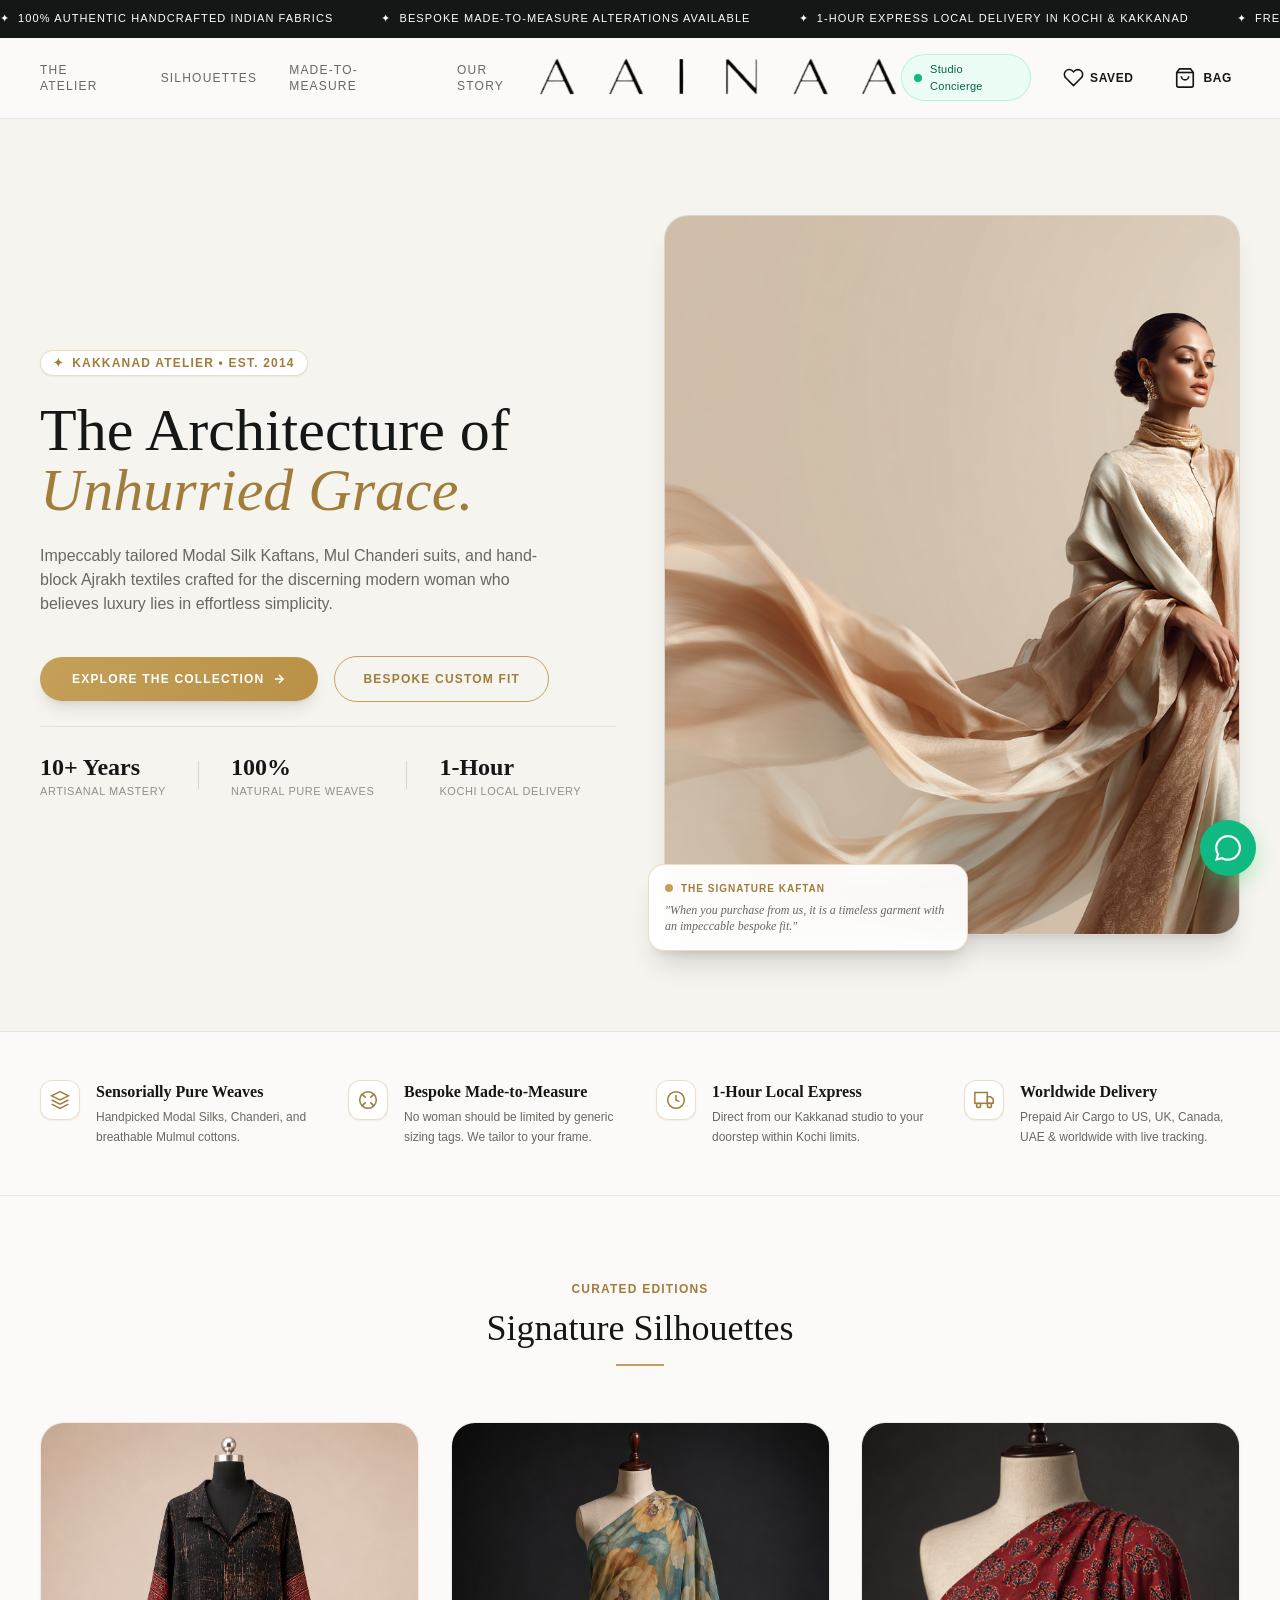
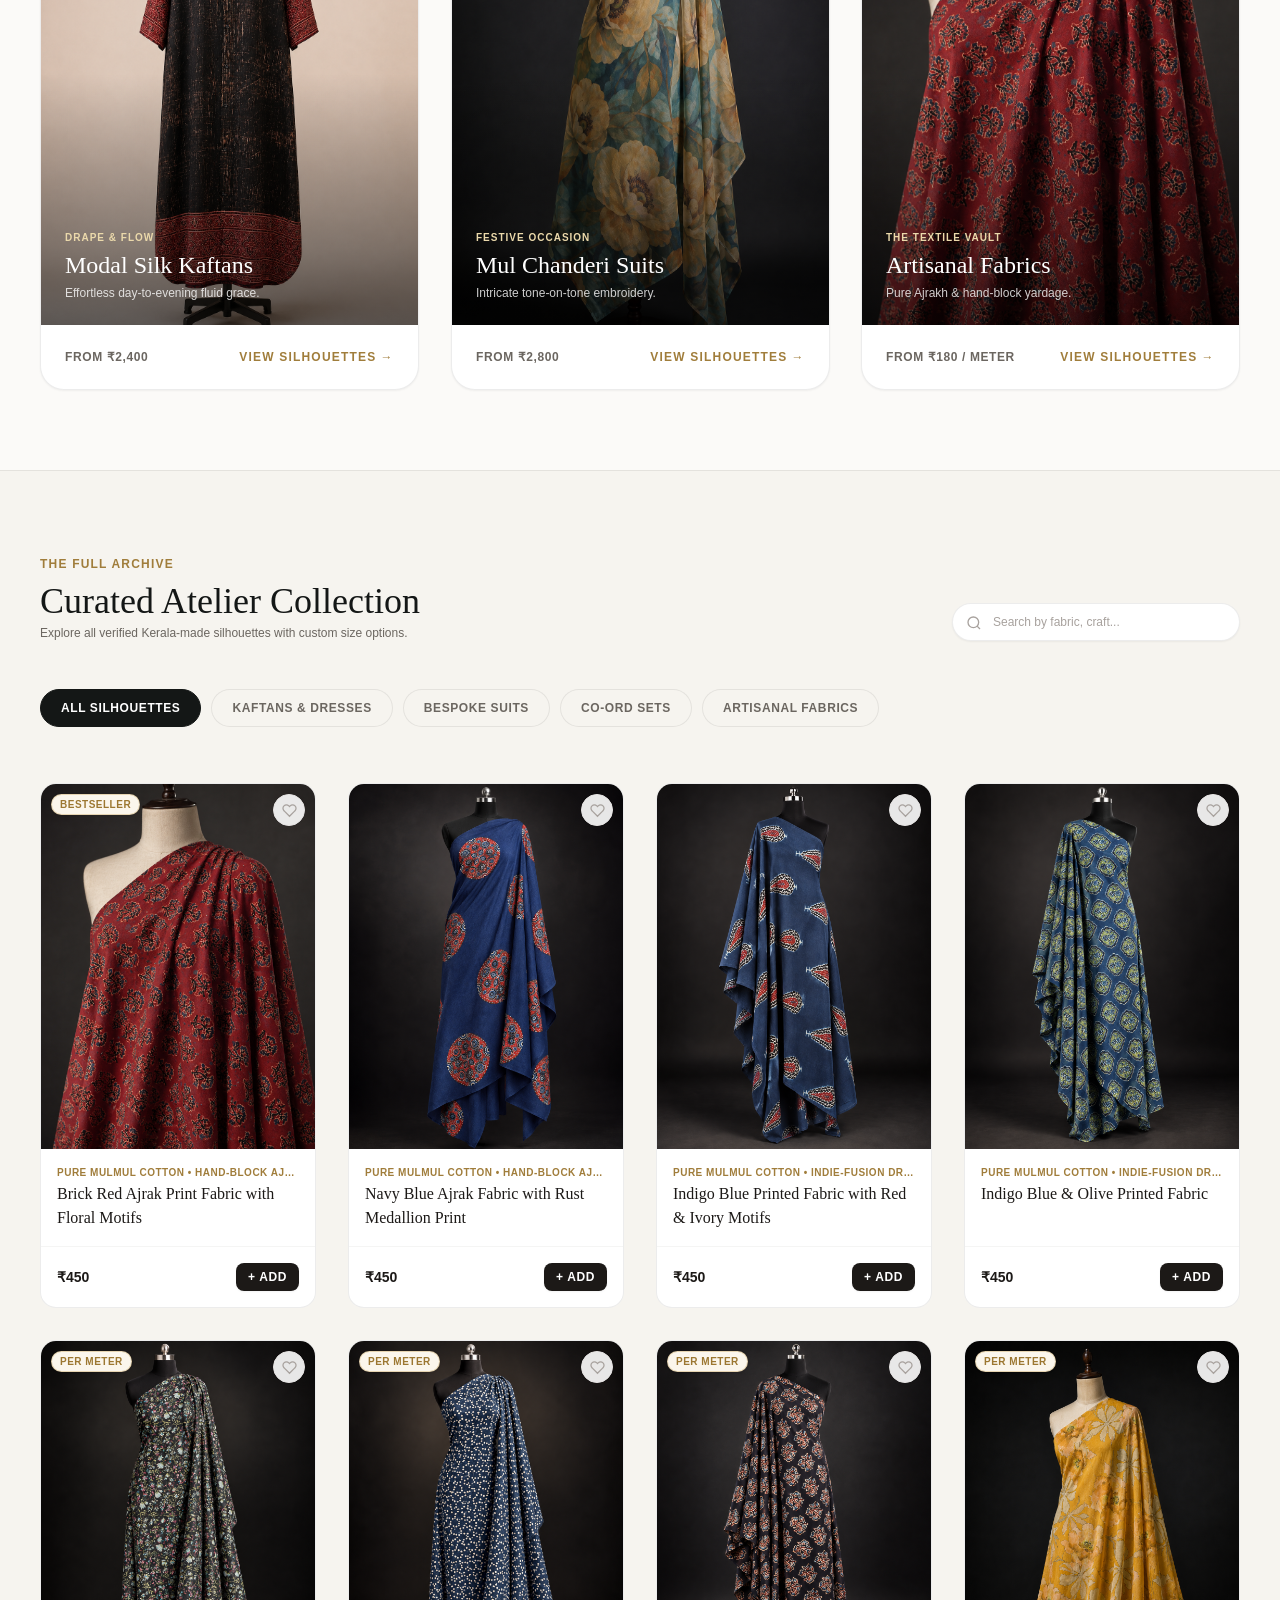
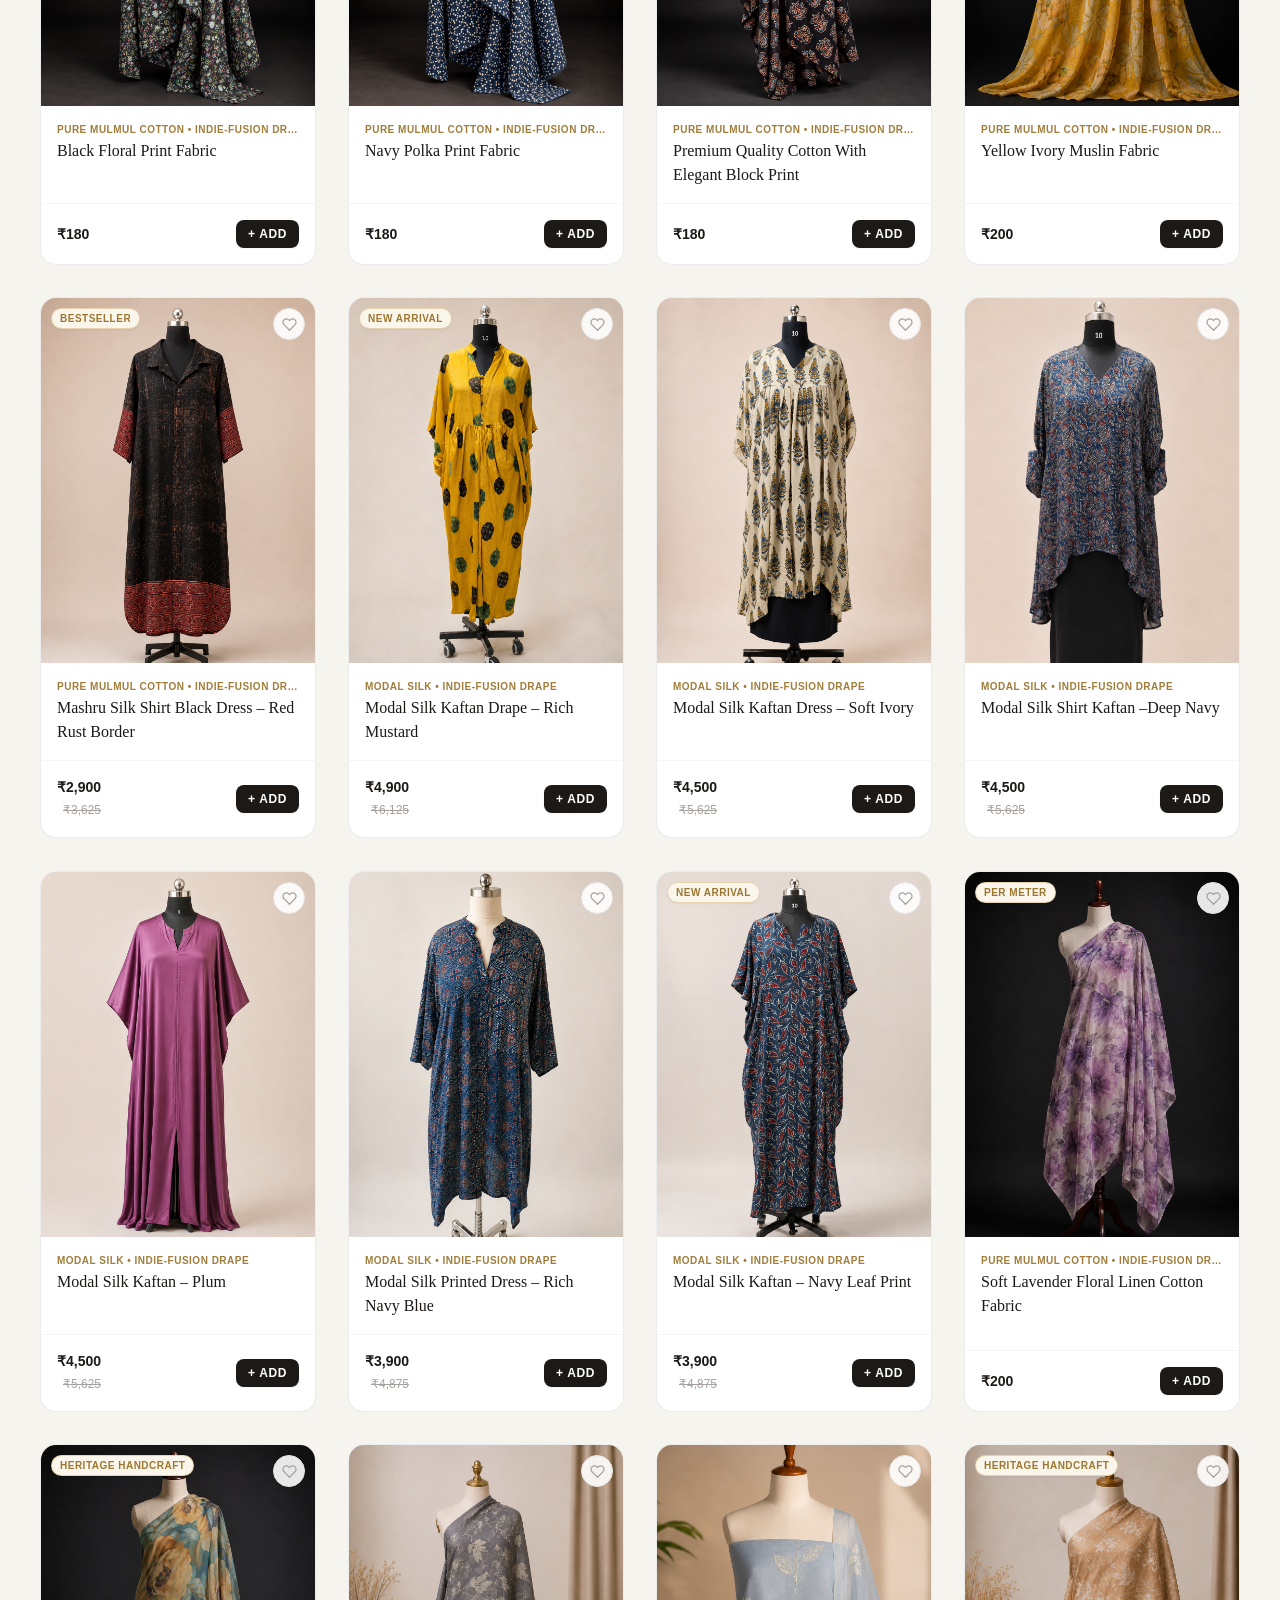
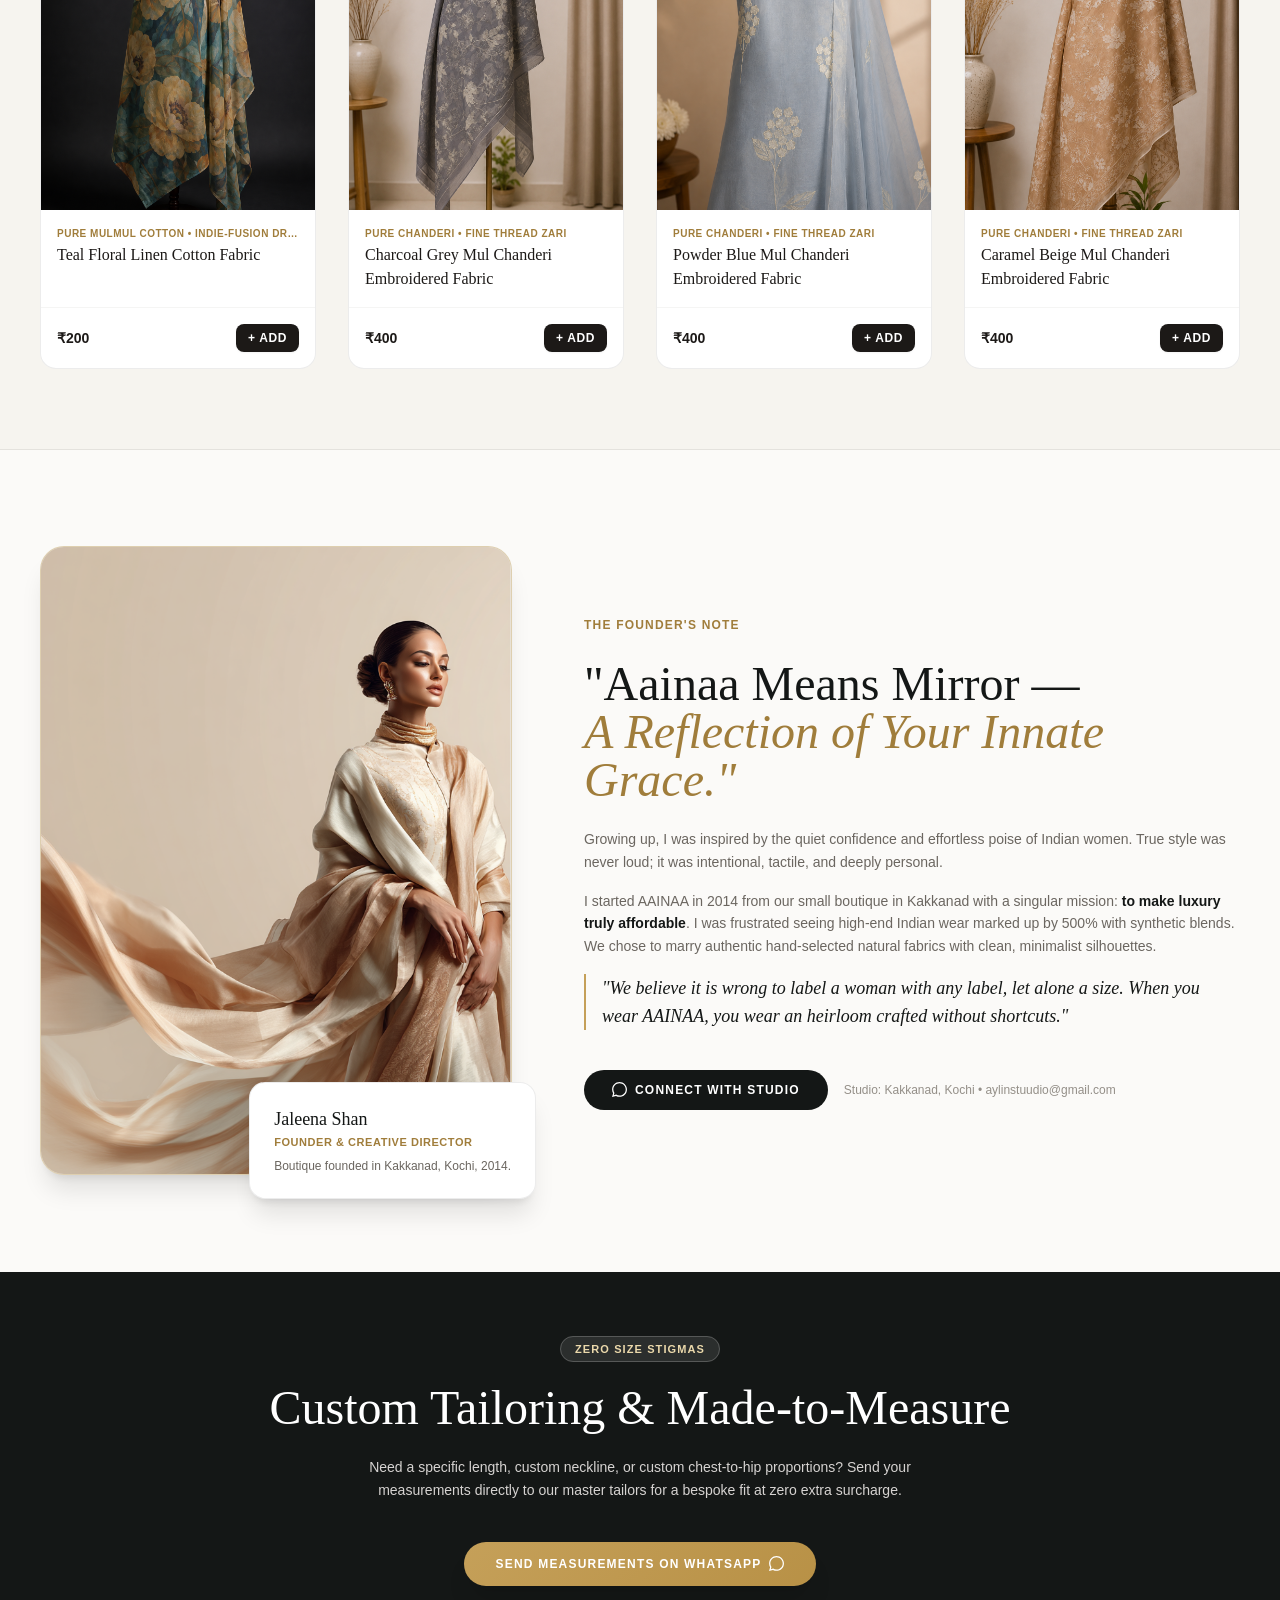
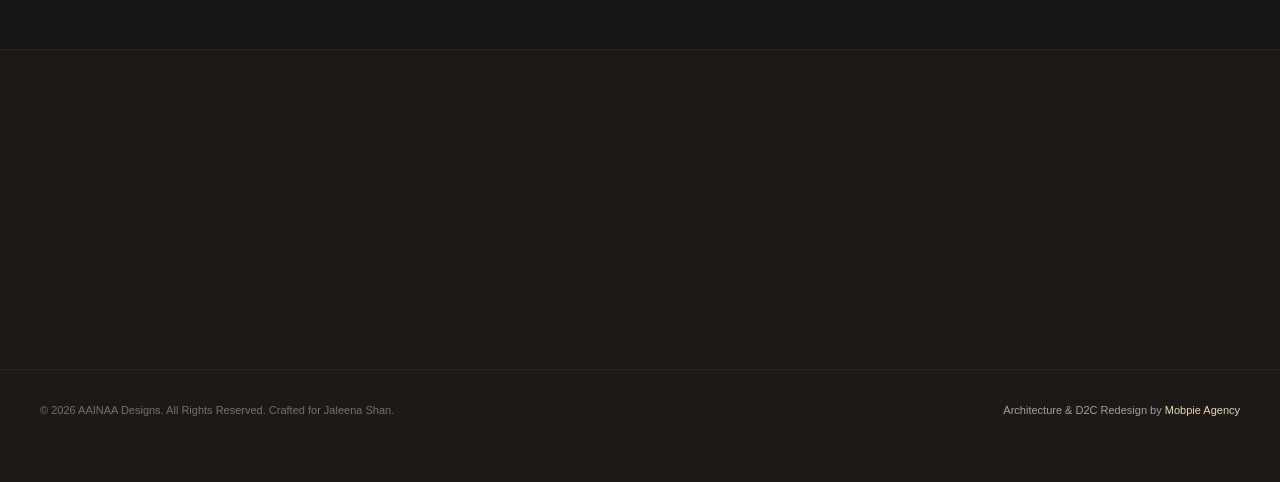
<file: index.html>
<!DOCTYPE html>
<html lang="en">
<head>
  <meta charset="UTF-8">
  <meta name="viewport" content="width=device-width, initial-scale=1.0">
  <title>AAINAA Designs — The Luxury of Simplicity | Bespoke Indian D2C Fashion</title>
  <meta name="description" content="Discover AAINAA Designs. Handcrafted Modal Silk Kaftans, Mul Chanderi Suits, and artisanal fabrics from Kakkanad, Kochi. Bespoke made-to-measure tailoring and worldwide shipping.">
  
  <!-- Pre-compiled Standalone Luxury Stylesheet (No CDN dependencies) -->
  <link rel="stylesheet" href="assets/css/luxury-custom.css">
  
  <link rel="icon" type="image/png" href="assets/images/branding/logo_transparent.png">
</head>
<body class="bg-[var(--bg-canvas)] text-[var(--text-ink)] antialiased pb-20 lg:pb-0 selection:bg-[var(--accent-gold-light)] selection:text-[var(--text-ink)]">

  <!-- =========================================================================
       1. LUXURY ANNOUNCEMENT MARQUEE
       ========================================================================= -->
  <div class="bg-[var(--text-ink)] text-white py-2.5 text-[11px] tracking-widest uppercase font-medium border-b border-[var(--border-subtle)] overflow-hidden">
    <div class="marquee-container">
      <div class="marquee-content gap-12">
        <span class="flex items-center gap-2"><span>✦</span> 100% Authentic Handcrafted Indian Fabrics</span>
        <span class="flex items-center gap-2"><span>✦</span> Bespoke Made-to-Measure Alterations Available</span>
        <span class="flex items-center gap-2"><span>✦</span> 1-Hour Express Local Delivery in Kochi & Kakkanad</span>
        <span class="flex items-center gap-2"><span>✦</span> Free Express Shipping on Orders Above ₹2,500</span>
        <span class="flex items-center gap-2"><span>✦</span> Worldwide Shipping to US, UK, UAE & Global Diaspora</span>
      </div>
      <div class="marquee-content gap-12" aria-hidden="true">
        <span class="flex items-center gap-2"><span>✦</span> 100% Authentic Handcrafted Indian Fabrics</span>
        <span class="flex items-center gap-2"><span>✦</span> Bespoke Made-to-Measure Alterations Available</span>
        <span class="flex items-center gap-2"><span>✦</span> 1-Hour Express Local Delivery in Kochi & Kakkanad</span>
        <span class="flex items-center gap-2"><span>✦</span> Free Express Shipping on Orders Above ₹2,500</span>
        <span class="flex items-center gap-2"><span>✦</span> Worldwide Shipping to US, UK, UAE & Global Diaspora</span>
      </div>
    </div>
  </div>

  <!-- =========================================================================
       2. GLASSMORPHISM NAVIGATION
       ========================================================================= -->
  <header id="main-nav" class="nav-glass sticky top-0 z-40 px-4 md:px-10 py-3.5 transition-all duration-300">
    <div class="max-w-7xl mx-auto flex items-center justify-between">
      
      <!-- Mobile Menu Button -->
      <div class="flex items-center lg:hidden">
        <button onclick="window.toggleMobileMenu()" class="p-2 text-[var(--text-ink)] hover:text-[var(--accent-gold-dark)] focus:outline-none" aria-label="Open Navigation">
          <svg width="22" height="22" viewBox="0 0 24 24" fill="none" stroke="currentColor" stroke-width="1.8"><line x1="3" y1="12" x2="21" y2="12"/><line x1="3" y1="6" x2="21" y2="6"/><line x1="3" y1="18" x2="21" y2="18"/></svg>
        </button>
      </div>

      <!-- Desktop Nav Links (Left) -->
      <nav class="hidden lg:flex items-center gap-8 text-xs font-medium uppercase tracking-widest text-[var(--text-muted)]">
        <a href="#catalog" class="hover:text-[var(--text-ink)] transition-colors">The Atelier</a>
        <a href="#collections" class="hover:text-[var(--text-ink)] transition-colors">Silhouettes</a>
        <a href="#bespoke" class="hover:text-[var(--text-ink)] transition-colors">Made-to-Measure</a>
        <a href="#founder" class="hover:text-[var(--text-ink)] transition-colors">Our Story</a>
      </nav>

      <!-- Center Brand Logo -->
      <a href="#" class="flex items-center justify-center py-1">
        <img src="assets/images/branding/logo_transparent.png" alt="AAINAA Designs" class="h-8 md:h-11 w-auto object-contain hover:opacity-90 transition-opacity">
      </a>

      <!-- Right Utility Actions -->
      <div class="flex items-center gap-4 md:gap-6">
        
        <!-- Live WhatsApp Concierge Status -->
        <a href="https://wa.me/916282719098?text=Hello%20AAINAA%20Studio%2C%20I%20am%20exploring%20your%20collection." target="_blank" rel="noopener noreferrer" class="hidden sm:flex items-center gap-2 px-3 py-1.5 rounded-full bg-emerald-50 border border-emerald-200/80 text-emerald-800 text-[11px] font-medium tracking-wide hover:bg-emerald-100 transition-colors">
          <span class="w-2 h-2 rounded-full bg-emerald-500 animate-pulse"></span>
          <span>Studio Concierge</span>
        </a>

        <!-- Wishlist Button -->
        <button onclick="window.openWishlist()" class="relative p-2 text-[var(--text-ink)] hover:text-rose-600 transition-colors flex items-center gap-1.5" aria-label="Open Wishlist">
          <svg width="21" height="21" viewBox="0 0 24 24" fill="none" stroke="currentColor" stroke-width="1.8"><path d="M20.84 4.61a5.5 5.5 0 0 0-7.78 0L12 5.67l-1.06-1.06a5.5 5.5 0 0 0-7.78 7.78l1.06 1.06L12 21.23l7.78-7.78 1.06-1.06a5.5 5.5 0 0 0 0-7.78z"/></svg>
          <span class="hidden md:inline text-xs font-semibold uppercase tracking-wider">Saved</span>
          <span class="wishlist-count-badge hidden absolute -top-1 -right-1 w-4 h-4 bg-rose-600 text-white text-[9px] font-bold rounded-full items-center justify-center">0</span>
        </button>

        <!-- Cart Button -->
        <button onclick="window.openCart()" class="relative p-2 text-[var(--text-ink)] hover:text-[var(--accent-gold-dark)] transition-colors flex items-center gap-2" aria-label="Open Shopping Bag">
          <svg width="22" height="22" viewBox="0 0 24 24" fill="none" stroke="currentColor" stroke-width="1.8"><path d="M6 2L3 6v14a2 2 0 0 0 2 2h14a2 2 0 0 0 2-2V6l-3-4z"/><line x1="3" y1="6" x2="21" y2="6"/><path d="M16 10a4 4 0 0 1-8 0"/></svg>
          <span class="hidden md:inline text-xs font-semibold uppercase tracking-wider">Bag</span>
          <span class="cart-count-badge hidden absolute -top-1 -right-1 w-5 h-5 bg-[var(--text-ink)] text-white text-[10px] font-bold rounded-full items-center justify-center border-2 border-white">0</span>
        </button>

      </div>
    </div>
  </header>

  <!-- =========================================================================
       2B. MOBILE QUICK CATEGORY HORIZONTAL STRIP (Shop with 1 tap)
       ========================================================================= -->
  <div class="mobile-strip-anim lg:hidden bg-[var(--bg-canvas)] border-b border-[var(--border-subtle)] py-2.5 px-3 overflow-x-auto no-scrollbar whitespace-nowrap sticky top-[53px] z-30 shadow-xs backdrop-blur-md bg-white/95">
    <div class="flex items-center gap-2 text-xs">
      <button onclick="window.filterByCategory('All')" class="px-3.5 py-1.5 rounded-full bg-stone-900 text-white font-medium text-[11px] uppercase tracking-wider flex items-center gap-1 shadow-xs transition-transform active:scale-95">
        <span>✦</span>
        <span>All Silhouettes</span>
      </button>
      <button onclick="window.filterByCategory('Kaftans & Dresses')" class="px-3.5 py-1.5 rounded-full bg-stone-100 hover:bg-stone-200 text-stone-800 font-medium text-[11px] uppercase tracking-wider whitespace-nowrap border border-stone-200/80 transition-transform active:scale-95">
        <span>Kaftans & Dresses</span>
      </button>
      <button onclick="window.filterByCategory('Bespoke Suits')" class="px-3.5 py-1.5 rounded-full bg-stone-100 hover:bg-stone-200 text-stone-800 font-medium text-[11px] uppercase tracking-wider whitespace-nowrap border border-stone-200/80 transition-transform active:scale-95">
        <span>Mul Chanderi Suits</span>
      </button>
      <button onclick="window.filterByCategory('Co-ord Sets')" class="px-3.5 py-1.5 rounded-full bg-stone-100 hover:bg-stone-200 text-stone-800 font-medium text-[11px] uppercase tracking-wider whitespace-nowrap border border-stone-200/80 transition-transform active:scale-95">
        <span>Silk Co-ords</span>
      </button>
      <button onclick="window.filterByCategory('Artisanal Fabrics')" class="px-3.5 py-1.5 rounded-full bg-stone-100 hover:bg-stone-200 text-stone-800 font-medium text-[11px] uppercase tracking-wider whitespace-nowrap border border-stone-200/80 transition-transform active:scale-95">
        <span>Pure Ajrakh Fabrics</span>
      </button>
    </div>
  </div>

  <!-- =========================================================================
       3. HERO EDITORIAL SECTION
       ========================================================================= -->
  <section class="relative bg-[var(--bg-card)] overflow-hidden border-b border-[var(--border-subtle)]">
    <div class="max-w-7xl mx-auto px-4 md:px-10 py-8 sm:py-16 md:py-24 grid grid-cols-1 lg:grid-cols-12 gap-8 lg:gap-12 items-center">
      
      <!-- Left Copy Column -->
      <div class="lg:col-span-6 z-10 space-y-4 sm:space-y-6">
        <div class="hero-anim-badge inline-flex items-center gap-2 px-3 py-1 rounded-full bg-white border border-[var(--border-gold)] text-[var(--accent-gold-dark)] text-[11px] sm:text-xs font-semibold uppercase tracking-widest shadow-sm">
          <span>✦</span>
          <span>Kakkanad Atelier • Est. 2014</span>
        </div>

        <h1 class="hero-anim-title font-serif text-3xl sm:text-5xl lg:text-6xl font-light text-[var(--text-ink)] leading-[1.2] sm:leading-[1.15]">
          The Architecture of <br>
          <span class="italic font-normal text-[var(--accent-gold-dark)]">Unhurried Grace.</span>
        </h1>

        <p class="hero-anim-desc text-sm sm:text-base text-[var(--text-muted)] font-light leading-relaxed max-w-lg">
          Impeccably tailored Modal Silk Kaftans, Mul Chanderi suits, and hand-block Ajrakh textiles crafted for the discerning modern woman who believes luxury lies in effortless simplicity.
        </p>

        <div class="hero-anim-cta pt-2 sm:pt-4 flex flex-wrap items-center gap-3 sm:gap-4">
          <a href="#catalog" class="px-6 sm:px-8 py-3 sm:py-3.5 btn-gold rounded-full text-xs font-bold uppercase tracking-widest shadow-lg inline-flex items-center gap-2">
            <span>Explore The Collection</span>
            <svg width="14" height="14" viewBox="0 0 24 24" fill="none" stroke="currentColor" stroke-width="2.5"><line x1="5" y1="12" x2="19" y2="12"/><polyline points="12 5 19 12 12 19"/></svg>
          </a>
          <button onclick="window.openBespokeDialog()" class="px-5 sm:px-7 py-3 sm:py-3.5 btn-outline-gold rounded-full text-xs font-semibold uppercase tracking-widest inline-flex items-center gap-2">
            <span>Bespoke Custom Fit</span>
          </button>
        </div>

        <!-- Micro Social Proof -->
        <div class="hero-anim-stats pt-4 sm:pt-6 border-t border-[var(--border-subtle)] flex flex-wrap items-center gap-4 sm:gap-8 text-xs text-[var(--text-muted)]">
          <div>
            <span class="block font-serif text-xl sm:text-2xl font-semibold text-[var(--text-ink)]">10+ Years</span>
            <span class="text-[10px] sm:text-[11px] uppercase tracking-wider text-[var(--text-light)]">Artisanal Mastery</span>
          </div>
          <div class="w-px h-7 bg-stone-300"></div>
          <div>
            <span class="block font-serif text-xl sm:text-2xl font-semibold text-[var(--text-ink)]">100%</span>
            <span class="text-[10px] sm:text-[11px] uppercase tracking-wider text-[var(--text-light)]">Natural Pure Weaves</span>
          </div>
          <div class="w-px h-7 bg-stone-300"></div>
          <div>
            <span class="block font-serif text-xl sm:text-2xl font-semibold text-[var(--text-ink)]">1-Hour</span>
            <span class="text-[10px] sm:text-[11px] uppercase tracking-wider text-[var(--text-light)]">Kochi Local Delivery</span>
          </div>
        </div>
      </div>

      <!-- Right Visual Feature -->
      <div class="lg:col-span-6 relative mt-4 lg:mt-0">
        <div class="relative mx-auto max-w-sm sm:max-w-md lg:max-w-none">
          
          <!-- Main Hero Frame with proper model centering -->
          <div class="hero-img-anim luxury-image-wrapper rounded-3xl overflow-hidden shadow-xl aspect-[4/5] max-h-[420px] sm:max-h-none border border-[var(--border-subtle)]">
            <img src="assets/images/branding/banner_festive_1.png" alt="AAINAA Festive Silk Collection" class="w-full h-full object-cover hero-model-img">
          </div>

          <!-- Floating Bespoke Tag -->
          <div class="hero-float-tag absolute -bottom-4 -left-4 bg-white/95 backdrop-blur-md p-4 rounded-2xl shadow-xl border border-[var(--border-gold)] max-w-xs hidden sm:block">
            <div class="flex items-center gap-2 mb-1.5">
              <span class="w-2 h-2 rounded-full bg-[var(--accent-gold)]"></span>
              <span class="text-[10px] uppercase tracking-widest font-bold text-[var(--accent-gold-dark)]">The Signature Kaftan</span>
            </div>
            <p class="text-xs text-[var(--text-muted)] font-serif italic text-sm">
              "When you purchase from us, it is a timeless garment with an impeccable bespoke fit."
            </p>
          </div>

        </div>
      </div>

    </div>
  </section>

  <!-- =========================================================================
       4. STRATEGIC SENSORY PILLARS
       ========================================================================= -->
  <section class="py-12 bg-[var(--bg-canvas)] border-b border-[var(--border-subtle)]">
    <div class="max-w-7xl mx-auto px-4 md:px-10">
      <div class="grid grid-cols-1 md:grid-cols-4 gap-8">
        
        <div class="appear-on-scroll stagger-1 flex items-start gap-4">
          <div class="w-10 h-10 rounded-xl bg-white border border-[var(--border-gold)] flex items-center justify-center flex-shrink-0 text-[var(--accent-gold-dark)] shadow-sm">
            <svg width="20" height="20" viewBox="0 0 24 24" fill="none" stroke="currentColor" stroke-width="1.8"><path d="M12 2L2 7l10 5 10-5-10-5zM2 17l10 5 10-5M2 12l10 5 10-5"/></svg>
          </div>
          <div>
            <h4 class="font-serif text-base font-semibold text-[var(--text-ink)]">Sensorially Pure Weaves</h4>
            <p class="text-xs text-[var(--text-muted)] mt-1 leading-relaxed">Handpicked Modal Silks, Chanderi, and breathable Mulmul cottons.</p>
          </div>
        </div>

        <div class="appear-on-scroll stagger-2 flex items-start gap-4">
          <div class="w-10 h-10 rounded-xl bg-white border border-[var(--border-gold)] flex items-center justify-center flex-shrink-0 text-[var(--accent-gold-dark)] shadow-sm">
            <svg width="20" height="20" viewBox="0 0 24 24" fill="none" stroke="currentColor" stroke-width="1.8"><circle cx="12" cy="12" r="10"/><path d="m4.93 4.93 4.24 4.24M14.83 14.83l4.24 4.24M14.83 9.17l4.24-4.24M4.93 19.07l4.24-4.24"/></svg>
          </div>
          <div>
            <h4 class="font-serif text-base font-semibold text-[var(--text-ink)]">Bespoke Made-to-Measure</h4>
            <p class="text-xs text-[var(--text-muted)] mt-1 leading-relaxed">No woman should be limited by generic sizing tags. We tailor to your frame.</p>
          </div>
        </div>

        <div class="appear-on-scroll stagger-3 flex items-start gap-4">
          <div class="w-10 h-10 rounded-xl bg-white border border-[var(--border-gold)] flex items-center justify-center flex-shrink-0 text-[var(--accent-gold-dark)] shadow-sm">
            <svg width="20" height="20" viewBox="0 0 24 24" fill="none" stroke="currentColor" stroke-width="1.8"><circle cx="12" cy="12" r="10"/><polyline points="12 6 12 12 16 14"/></svg>
          </div>
          <div>
            <h4 class="font-serif text-base font-semibold text-[var(--text-ink)]">1-Hour Local Express</h4>
            <p class="text-xs text-[var(--text-muted)] mt-1 leading-relaxed">Direct from our Kakkanad studio to your doorstep within Kochi limits.</p>
          </div>
        </div>

        <div class="appear-on-scroll stagger-4 flex items-start gap-4">
          <div class="w-10 h-10 rounded-xl bg-white border border-[var(--border-gold)] flex items-center justify-center flex-shrink-0 text-[var(--accent-gold-dark)] shadow-sm">
            <svg width="20" height="20" viewBox="0 0 24 24" fill="none" stroke="currentColor" stroke-width="1.8"><rect x="1" y="3" width="15" height="13"/><polygon points="16 8 20 8 23 11 23 16 16 16 16 8"/><circle cx="5.5" cy="18.5" r="2.5"/><circle cx="18.5" cy="18.5" r="2.5"/></svg>
          </div>
          <div>
            <h4 class="font-serif text-base font-semibold text-[var(--text-ink)]">Worldwide Delivery</h4>
            <p class="text-xs text-[var(--text-muted)] mt-1 leading-relaxed">Prepaid Air Cargo to US, UK, Canada, UAE & worldwide with live tracking.</p>
          </div>
        </div>

      </div>
    </div>
  </section>

  <!-- =========================================================================
       5. FEATURED COLLECTIONS SPOTLIGHT
       ========================================================================= -->
  <section id="collections" class="py-20 bg-[var(--bg-canvas)]">
    <div class="max-w-7xl mx-auto px-4 md:px-10">
      
      <div class="appear-on-scroll text-center max-w-xl mx-auto mb-14">
        <span class="text-xs font-semibold uppercase tracking-widest text-[var(--accent-gold-dark)]">Curated Editions</span>
        <h2 class="font-serif text-3xl sm:text-4xl font-light text-[var(--text-ink)] mt-2">
          Signature Silhouettes
        </h2>
        <div class="w-12 h-0.5 bg-[var(--accent-gold)] mx-auto mt-4"></div>
      </div>

      <div class="grid grid-cols-1 md:grid-cols-3 gap-8">
        
        <!-- Collection 1 -->
        <div class="luxury-card appear-on-scroll appear-scale stagger-1 group rounded-3xl overflow-hidden bg-white border border-[var(--border-subtle)] shadow-sm hover:shadow-xl transition-all duration-500">
          <div class="luxury-image-wrapper aspect-[3/4] relative">
            <img src="assets/images/products/09_modal-silk-kaftan-dress-soft-ivory-copy.png" alt="Modal Silk Kaftans" class="w-full h-full object-cover">
            <div class="absolute inset-0 bg-gradient-to-t from-black/60 via-transparent to-transparent"></div>
            <div class="absolute bottom-6 left-6 right-6 text-white">
              <span class="text-[10px] uppercase tracking-widest text-[var(--accent-gold-light)] font-semibold block mb-1">Drape & Flow</span>
              <h3 class="font-serif text-2xl font-medium">Modal Silk Kaftans</h3>
              <p class="text-xs text-white/80 mt-1">Effortless day-to-evening fluid grace.</p>
            </div>
          </div>
          <div class="p-6 flex items-center justify-between">
            <span class="text-xs font-semibold uppercase tracking-wider text-[var(--text-muted)]">From ₹2,400</span>
            <button onclick="document.querySelector('[data-category=\'Kaftans & Dresses\']').click(); document.getElementById('catalog').scrollIntoView({behavior: 'smooth'});" class="text-xs font-bold uppercase tracking-widest text-[var(--accent-gold-dark)] hover:text-[var(--text-ink)] transition-colors inline-flex items-center gap-1">
              <span>View Silhouettes</span>
              <span>→</span>
            </button>
          </div>
        </div>

        <!-- Collection 2 -->
        <div class="luxury-card appear-on-scroll appear-scale stagger-2 group rounded-3xl overflow-hidden bg-white border border-[var(--border-subtle)] shadow-sm hover:shadow-xl transition-all duration-500">
          <div class="luxury-image-wrapper aspect-[3/4] relative">
            <img src="assets/images/products/17_charcoal-grey-mul-chanderi-embroidered-f.png" alt="Mul Chanderi Suits" class="w-full h-full object-cover">
            <div class="absolute inset-0 bg-gradient-to-t from-black/60 via-transparent to-transparent"></div>
            <div class="absolute bottom-6 left-6 right-6 text-white">
              <span class="text-[10px] uppercase tracking-widest text-[var(--accent-gold-light)] font-semibold block mb-1">Festive Occasion</span>
              <h3 class="font-serif text-2xl font-medium">Mul Chanderi Suits</h3>
              <p class="text-xs text-white/80 mt-1">Intricate tone-on-tone embroidery.</p>
            </div>
          </div>
          <div class="p-6 flex items-center justify-between">
            <span class="text-xs font-semibold uppercase tracking-wider text-[var(--text-muted)]">From ₹2,800</span>
            <button onclick="document.querySelector('[data-category=\'Bespoke Suits\']').click(); document.getElementById('catalog').scrollIntoView({behavior: 'smooth'});" class="text-xs font-bold uppercase tracking-widest text-[var(--accent-gold-dark)] hover:text-[var(--text-ink)] transition-colors inline-flex items-center gap-1">
              <span>View Silhouettes</span>
              <span>→</span>
            </button>
          </div>
        </div>

        <!-- Collection 3 -->
        <div class="luxury-card appear-on-scroll appear-scale stagger-3 group rounded-3xl overflow-hidden bg-white border border-[var(--border-subtle)] shadow-sm hover:shadow-xl transition-all duration-500">
          <div class="luxury-image-wrapper aspect-[3/4] relative">
            <img src="assets/images/products/01_premium-quality-cotton-with-elegant-bloc.png" alt="Artisanal Hand-Block Fabrics" class="w-full h-full object-cover">
            <div class="absolute inset-0 bg-gradient-to-t from-black/60 via-transparent to-transparent"></div>
            <div class="absolute bottom-6 left-6 right-6 text-white">
              <span class="text-[10px] uppercase tracking-widest text-[var(--accent-gold-light)] font-semibold block mb-1">The Textile Vault</span>
              <h3 class="font-serif text-2xl font-medium">Artisanal Fabrics</h3>
              <p class="text-xs text-white/80 mt-1">Pure Ajrakh & hand-block yardage.</p>
            </div>
          </div>
          <div class="p-6 flex items-center justify-between">
            <span class="text-xs font-semibold uppercase tracking-wider text-[var(--text-muted)]">From ₹180 / meter</span>
            <button onclick="document.querySelector('[data-category=\'Artisanal Fabrics\']').click(); document.getElementById('catalog').scrollIntoView({behavior: 'smooth'});" class="text-xs font-bold uppercase tracking-widest text-[var(--accent-gold-dark)] hover:text-[var(--text-ink)] transition-colors inline-flex items-center gap-1">
              <span>View Silhouettes</span>
              <span>→</span>
            </button>
          </div>
        </div>

      </div>

    </div>
  </section>

  <!-- =========================================================================
       6. THE MAIN INTERACTIVE CATALOG & SHOWROOM
       ========================================================================= -->
  <section id="catalog" class="py-20 bg-[var(--bg-card)] border-t border-b border-[var(--border-subtle)]">
    <div class="max-w-7xl mx-auto px-4 md:px-10">
      
      <!-- Section Header -->
      <div class="appear-on-scroll flex flex-col md:flex-row md:items-end justify-between gap-6 mb-12">
        <div>
          <span class="text-xs font-semibold uppercase tracking-widest text-[var(--accent-gold-dark)]">The Full Archive</span>
          <h2 class="font-serif text-3xl sm:text-4xl font-light text-[var(--text-ink)] mt-1.5">
            Curated Atelier Collection
          </h2>
          <p class="text-xs text-[var(--text-muted)] mt-1">Explore all verified Kerala-made silhouettes with custom size options.</p>
        </div>

        <!-- Search Bar -->
        <div class="relative w-full md:w-72">
          <input type="text" id="search-input" placeholder="Search by fabric, craft..." class="w-full pl-10 pr-4 py-2.5 bg-white border border-[var(--border-subtle)] rounded-full text-xs text-[var(--text-ink)] placeholder-stone-400 focus:outline-none focus:border-[var(--accent-gold)] shadow-sm transition-all">
          <svg class="absolute left-3.5 top-3 text-stone-400" width="16" height="16" viewBox="0 0 24 24" fill="none" stroke="currentColor" stroke-width="2"><circle cx="11" cy="11" r="8"/><line x1="21" y1="21" x2="16.65" y2="16.65"/></svg>
        </div>
      </div>

      <!-- Filter Pills -->
      <div class="appear-on-scroll stagger-1 flex items-center gap-2.5 overflow-x-auto pb-4 mb-10 scrollbar-none">
        <button class="filter-pill active px-5 py-2.5 rounded-full text-xs font-semibold tracking-wider uppercase whitespace-nowrap" data-category="All">
          All Silhouettes
        </button>
        <button class="filter-pill px-5 py-2.5 rounded-full text-xs font-semibold tracking-wider uppercase whitespace-nowrap" data-category="Kaftans & Dresses">
          Kaftans & Dresses
        </button>
        <button class="filter-pill px-5 py-2.5 rounded-full text-xs font-semibold tracking-wider uppercase whitespace-nowrap" data-category="Bespoke Suits">
          Bespoke Suits
        </button>
        <button class="filter-pill px-5 py-2.5 rounded-full text-xs font-semibold tracking-wider uppercase whitespace-nowrap" data-category="Co-ord Sets">
          Co-ord Sets
        </button>
        <button class="filter-pill px-5 py-2.5 rounded-full text-xs font-semibold tracking-wider uppercase whitespace-nowrap" data-category="Artisanal Fabrics">
          Artisanal Fabrics
        </button>
      </div>

      <!-- Products Grid (2-column on mobile, 4-column on desktop) -->
      <div id="products-grid" class="grid grid-cols-2 lg:grid-cols-4 gap-3 sm:gap-6 md:gap-8">
        <!-- Rendered dynamically by app.js from products-data.js -->
      </div>

    </div>
  </section>

  <!-- =========================================================================
       7. FOUNDER'S ATELIER & PHILOSOPHY
       ========================================================================= -->
  <section id="founder" class="py-24 bg-[var(--bg-canvas)]">
    <div class="max-w-7xl mx-auto px-4 md:px-10">
      <div class="grid grid-cols-1 lg:grid-cols-12 gap-12 items-center">
        
        <!-- Left Portrait / Studio Shot -->
        <div class="lg:col-span-5 relative appear-on-scroll">
          <div class="luxury-image-wrapper rounded-3xl overflow-hidden shadow-xl aspect-[3/4] border border-[var(--border-gold)]">
            <img src="assets/images/branding/banner_festive_2.png" alt="Aainaa Designs Studio" class="w-full h-full object-cover">
          </div>
          <div class="absolute -bottom-6 -right-6 p-6 rounded-2xl bg-white shadow-xl border border-[var(--border-subtle)] max-w-xs hidden sm:block">
            <p class="font-serif text-lg font-medium text-[var(--text-ink)] leading-snug">Jaleena Shan</p>
            <p class="text-[11px] uppercase tracking-wider text-[var(--accent-gold-dark)] font-semibold mt-0.5">Founder & Creative Director</p>
            <p class="text-xs text-[var(--text-muted)] mt-2">Boutique founded in Kakkanad, Kochi, 2014.</p>
          </div>
        </div>

        <!-- Right Story & Philosophy -->
        <div class="lg:col-span-7 space-y-6 lg:pl-6 appear-on-scroll">
          <span class="text-xs font-semibold uppercase tracking-widest text-[var(--accent-gold-dark)]">The Founder's Note</span>
          
          <h2 class="font-serif text-3xl sm:text-4xl lg:text-5xl font-light text-[var(--text-ink)] leading-tight">
            "Aainaa Means Mirror — <br>
            <span class="italic text-[var(--accent-gold-dark)]">A Reflection of Your Innate Grace."</span>
          </h2>

          <div class="space-y-4 text-sm text-[var(--text-muted)] leading-relaxed">
            <p>
              Growing up, I was inspired by the quiet confidence and effortless poise of Indian women. True style was never loud; it was intentional, tactile, and deeply personal. 
            </p>
            <p>
              I started AAINAA in 2014 from our small boutique in Kakkanad with a singular mission: <strong class="text-[var(--text-ink)]">to make luxury truly affordable</strong>. I was frustrated seeing high-end Indian wear marked up by 500% with synthetic blends. We chose to marry authentic hand-selected natural fabrics with clean, minimalist silhouettes.
            </p>
            <blockquote class="pl-4 border-l-2 border-[var(--accent-gold)] text-[var(--text-ink)] font-serif italic text-base sm:text-lg my-4">
              "We believe it is wrong to label a woman with any label, let alone a size. When you wear AAINAA, you wear an heirloom crafted without shortcuts."
            </blockquote>
          </div>

          <div class="pt-4 flex flex-wrap items-center gap-4">
            <a href="https://wa.me/916282719098?text=Hello%20Jaleena%2C%20I%20read%20your%20story%20and%20would%20love%20to%20know%20more%20about%20your%20atelier." target="_blank" rel="noopener noreferrer" class="px-7 py-3 btn-dark rounded-full text-xs font-semibold uppercase tracking-widest inline-flex items-center gap-2">
              <svg width="15" height="15" viewBox="0 0 24 24" fill="currentColor"><path d="M.057 24l1.687-6.163c-1.041-1.804-1.588-3.849-1.587-5.946.003-6.556 5.338-11.891 11.893-11.891 3.181.001 6.167 1.24 8.413 3.488 2.245 2.248 3.481 5.236 3.48 8.414-.003 6.557-5.338 11.892-11.893 11.892-1.99-.001-3.951-.5-5.688-1.448l-6.305 1.654zm6.597-3.807c1.676.995 3.276 1.591 5.392 1.592 5.448 0 9.886-4.434 9.889-9.885.002-5.462-4.415-9.89-9.881-9.892-5.452 0-9.887 4.434-9.889 9.884-.001 2.225.651 3.891 1.746 5.634l-.999 3.648 3.742-.981z"/></svg>
              <span>Connect with Studio</span>
            </a>
            <span class="text-xs text-[var(--text-light)]">Studio: Kakkanad, Kochi • aylinstuudio@gmail.com</span>
          </div>

        </div>

      </div>
    </div>
  </section>

  <!-- =========================================================================
       8. BESPOKE MADE-TO-MEASURE CONCIERGE BANNER
       ========================================================================= -->
  <section id="bespoke" class="py-16 bg-[var(--text-ink)] text-white relative overflow-hidden">
    <div class="max-w-7xl mx-auto px-4 md:px-10 relative z-10">
      <div class="appear-on-scroll appear-scale max-w-3xl mx-auto text-center space-y-6">
        <span class="px-3.5 py-1.5 rounded-full bg-white/10 border border-white/20 text-[var(--accent-gold-light)] text-[11px] font-bold tracking-widest uppercase">
          Zero Size Stigmas
        </span>
        <h2 class="font-serif text-3xl sm:text-4xl md:text-5xl font-light leading-tight">
          Custom Tailoring & Made-to-Measure
        </h2>
        <p class="text-sm text-stone-300 font-light leading-relaxed max-w-xl mx-auto">
          Need a specific length, custom neckline, or custom chest-to-hip proportions? Send your measurements directly to our master tailors for a bespoke fit at zero extra surcharge.
        </p>
        <div class="pt-4">
          <button onclick="window.openBespokeDialog()" class="px-8 py-3.5 btn-gold rounded-full text-xs font-bold uppercase tracking-widest shadow-xl inline-flex items-center gap-2">
            <span>Send Measurements on WhatsApp</span>
            <svg width="15" height="15" viewBox="0 0 24 24" fill="currentColor"><path d="M.057 24l1.687-6.163c-1.041-1.804-1.588-3.849-1.587-5.946.003-6.556 5.338-11.891 11.893-11.891 3.181.001 6.167 1.24 8.413 3.488 2.245 2.248 3.481 5.236 3.48 8.414-.003 6.557-5.338 11.892-11.893 11.892-1.99-.001-3.951-.5-5.688-1.448l-6.305 1.654zm6.597-3.807c1.676.995 3.276 1.591 5.392 1.592 5.448 0 9.886-4.434 9.889-9.885.002-5.462-4.415-9.89-9.881-9.892-5.452 0-9.887 4.434-9.889 9.884-.001 2.225.651 3.891 1.746 5.634l-.999 3.648 3.742-.981z"/></svg>
          </button>
        </div>
      </div>
    </div>
  </section>

  <!-- =========================================================================
       9. MASTER FOOTER
       ========================================================================= -->
  <footer class="bg-stone-900 text-stone-300 py-16 border-t border-stone-800 text-xs">
    <div class="max-w-7xl mx-auto px-4 md:px-10 grid grid-cols-1 md:grid-cols-12 gap-10">
      
      <!-- Col 1: Brand Info -->
      <div class="md:col-span-5 space-y-4 appear-on-scroll stagger-1">
        <img src="assets/images/branding/logo_transparent.png" alt="AAINAA Designs" class="h-10 w-auto filter invert opacity-90">
        <p class="text-stone-400 font-light leading-relaxed max-w-sm">
          AAINAA Designs (Est. 2014) crafts timeless handcrafted Indian silhouettes with sensorially rich natural fabrics. Based in Kakkanad, Kochi, delivering worldwide.
        </p>
        <div class="pt-2 text-stone-400">
          <p class="font-medium text-stone-200">Studio Address:</p>
          <p>Kakkanad, Kochi, Kerala — 682030, India</p>
          <p class="mt-1">WhatsApp: <a href="https://wa.me/916282719098" class="text-[var(--accent-gold-light)] hover:underline">+91 6282719098</a></p>
          <p>Email: <a href="mailto:aylinstuudio@gmail.com" class="text-[var(--accent-gold-light)] hover:underline">aylinstuudio@gmail.com</a></p>
        </div>
      </div>

      <!-- Col 2: Categories -->
      <div class="md:col-span-3 space-y-3 appear-on-scroll stagger-2">
        <h4 class="font-serif text-base text-stone-100 uppercase tracking-widest font-semibold">Collections</h4>
        <ul class="space-y-2 text-stone-400">
          <li><a href="#catalog" class="hover:text-white transition-colors">Modal Silk Kaftans</a></li>
          <li><a href="#catalog" class="hover:text-white transition-colors">Mul Chanderi Suits</a></li>
          <li><a href="#catalog" class="hover:text-white transition-colors">Artisanal Hand-Block Fabrics</a></li>
          <li><a href="#catalog" class="hover:text-white transition-colors">Festive Co-ord Sets</a></li>
          <li><a href="#bespoke" class="hover:text-white transition-colors">Custom Tailoring Service</a></li>
        </ul>
      </div>

      <!-- Col 3: Customer Care & Direct Social -->
      <div class="md:col-span-4 space-y-3 appear-on-scroll stagger-3">
        <h4 class="font-serif text-base text-stone-100 uppercase tracking-widest font-semibold">Concierge & Orders</h4>
        <p class="text-stone-400 leading-relaxed">
          Need styling recommendations or immediate parcel tracking? Our Kochi studio team is live on WhatsApp:
        </p>
        <div class="pt-2">
          <a href="https://wa.me/916282719098?text=Hello%20AAINAA%20Studio%2C%20I%20need%20assistance." target="_blank" class="px-5 py-2.5 bg-emerald-600 hover:bg-emerald-700 text-white rounded-xl font-semibold tracking-wide inline-flex items-center gap-2 transition-colors">
            <svg width="16" height="16" viewBox="0 0 24 24" fill="currentColor"><path d="M.057 24l1.687-6.163c-1.041-1.804-1.588-3.849-1.587-5.946.003-6.556 5.338-11.891 11.893-11.891 3.181.001 6.167 1.24 8.413 3.488 2.245 2.248 3.481 5.236 3.48 8.414-.003 6.557-5.338 11.892-11.893 11.892-1.99-.001-3.951-.5-5.688-1.448l-6.305 1.654zm6.597-3.807c1.676.995 3.276 1.591 5.392 1.592 5.448 0 9.886-4.434 9.889-9.885.002-5.462-4.415-9.89-9.881-9.892-5.452 0-9.887 4.434-9.889 9.884-.001 2.225.651 3.891 1.746 5.634l-.999 3.648 3.742-.981z"/></svg>
            <span>Live WhatsApp Chat</span>
          </a>
        </div>
        <p class="text-[11px] text-stone-500 pt-2">
          Instagram: <a href="https://instagram.com/aainaa.in" target="_blank" class="text-stone-300 hover:underline">@aainaa.in</a>
        </p>
      </div>

    </div>

    <div class="max-w-7xl mx-auto px-4 md:px-10 mt-12 pt-8 border-t border-stone-800 flex flex-col sm:flex-row items-center justify-between text-[11px] text-stone-500">
      <p>© 2026 AAINAA Designs. All Rights Reserved. Crafted for Jaleena Shan.</p>
      <p class="mt-2 sm:mt-0 font-medium text-stone-400">Architecture & D2C Redesign by <span class="text-[var(--accent-gold-light)]">Mobpie Agency</span></p>
    </div>
  </footer>

  <!-- =========================================================================
       10. CART SLIDE-OUT DRAWER
       ========================================================================= -->
  <div id="drawer-backdrop" class="drawer-backdrop fixed inset-0 bg-black/50 z-50 backdrop-blur-sm"></div>

  <div id="cart-drawer" class="cart-drawer fixed top-0 right-0 h-full w-full max-w-md bg-white z-50 flex flex-col justify-between p-6">
    
    <!-- Drawer Header -->
    <div>
      <div class="flex items-center justify-between pb-4 border-b border-[var(--border-subtle)]">
        <div class="flex items-center gap-2">
          <h3 class="font-serif text-2xl font-medium text-[var(--text-ink)]">Bespoke Bag</h3>
          <span class="cart-count-badge px-2 py-0.5 rounded-full bg-stone-100 text-[var(--text-ink)] text-xs font-semibold">0</span>
        </div>
        <button onclick="window.closeCart()" class="p-1.5 text-stone-400 hover:text-[var(--text-ink)] transition-colors" aria-label="Close Bag">
          <svg width="20" height="20" viewBox="0 0 24 24" fill="none" stroke="currentColor" stroke-width="2"><line x1="18" y1="6" x2="6" y2="18"/><line x1="6" y1="6" x2="18" y2="18"/></svg>
        </button>
      </div>

      <!-- Free Shipping Bar -->
      <div class="py-3">
        <p id="shipping-text" class="text-[11px] text-[var(--text-muted)] font-medium mb-1.5">
          Add ₹2,500 more for Free Worldwide Express Shipping
        </p>
        <div class="w-full h-1.5 bg-stone-100 rounded-full overflow-hidden">
          <div id="cart-shipping-bar" class="h-full bg-[var(--accent-gold)] transition-all duration-500" style="width: 0%;"></div>
        </div>
      </div>
    </div>

    <!-- Items Scroll Container -->
    <div class="flex-grow overflow-y-auto pr-1 my-2">
      
      <!-- Empty State -->
      <div id="cart-empty-state" class="py-16 text-center">
        <svg class="w-12 h-12 text-stone-300 mx-auto mb-3" viewBox="0 0 24 24" fill="none" stroke="currentColor" stroke-width="1.5"><path d="M6 2L3 6v14a2 2 0 0 0 2 2h14a2 2 0 0 0 2-2V6l-3-4z"/><line x1="3" y1="6" x2="21" y2="6"/><path d="M16 10a4 4 0 0 1-8 0"/></svg>
        <p class="font-serif text-xl font-medium text-[var(--text-ink)]">Your Bag is Empty</p>
        <p class="text-xs text-[var(--text-muted)] mt-1 max-w-xs mx-auto">Explore our Kerala artisan archives and add handcrafted silhouettes to your bag.</p>
        <button onclick="window.closeCart(); document.getElementById('catalog').scrollIntoView({behavior: 'smooth'});" class="mt-5 px-6 py-2.5 btn-outline-gold rounded-full text-xs font-bold uppercase tracking-widest">
          Explore Silhouettes
        </button>
      </div>

      <!-- Item List Container -->
      <div id="cart-items-container" class="hidden divide-y divide-[var(--border-subtle)]">
        <!-- Rendered by app.js -->
      </div>

    </div>

    <!-- Drawer Footer Actions -->
    <div class="pt-4 border-t border-[var(--border-subtle)] space-y-3">
      <div class="flex items-center justify-between text-sm">
        <span class="text-[var(--text-muted)]">Subtotal (Taxes included)</span>
        <span id="cart-subtotal" class="font-bold text-lg text-[var(--text-ink)]">₹0</span>
      </div>

      <div class="space-y-2">
        <!-- Proceed to Secure D2C Checkout -->
        <button onclick="window.openCheckout()" class="w-full py-3.5 btn-dark rounded-xl text-xs font-bold uppercase tracking-widest shadow-md">
          Proceed to Secure Checkout (UPI / Card)
        </button>

        <!-- 1-Click WhatsApp Direct Checkout Bridge -->
        <button onclick="window.checkoutViaWhatsApp()" class="w-full py-3 bg-emerald-600 hover:bg-emerald-700 text-white rounded-xl text-xs font-bold uppercase tracking-widest flex items-center justify-center gap-2 transition-colors">
          <svg width="18" height="18" viewBox="0 0 24 24" fill="currentColor"><path d="M.057 24l1.687-6.163c-1.041-1.804-1.588-3.849-1.587-5.946.003-6.556 5.338-11.891 11.893-11.891 3.181.001 6.167 1.24 8.413 3.488 2.245 2.248 3.481 5.236 3.48 8.414-.003 6.557-5.338 11.892-11.893 11.892-1.99-.001-3.951-.5-5.688-1.448l-6.305 1.654zm6.597-3.807c1.676.995 3.276 1.591 5.392 1.592 5.448 0 9.886-4.434 9.889-9.885.002-5.462-4.415-9.89-9.881-9.892-5.452 0-9.887 4.434-9.889 9.884-.001 2.225.651 3.891 1.746 5.634l-.999 3.648 3.742-.981z"/></svg>
          <span>Order via WhatsApp VIP</span>
        </button>
      </div>

      <p class="text-[10px] text-center text-[var(--text-light)]">
        Encrypted Checkout • 100% Authentic Handcraft • 7-Day Exchange Support
      </p>
    </div>

  </div>

  <!-- =========================================================================
       10B. WISHLIST SLIDE-OUT DRAWER
       ========================================================================= -->
  <div id="wishlist-drawer" class="cart-drawer fixed top-0 right-0 h-full w-full max-w-md bg-white z-50 flex flex-col justify-between p-6 shadow-2xl">
    <div>
      <div class="flex items-center justify-between pb-4 border-b border-stone-200">
        <div class="flex items-center gap-2">
          <h3 class="font-serif text-2xl font-medium text-[var(--text-ink)]">Saved Wishlist</h3>
          <span class="wishlist-count-badge px-2 py-0.5 rounded-full bg-rose-100 text-rose-700 text-xs font-semibold">0</span>
        </div>
        <button onclick="window.closeWishlist()" class="p-1.5 text-stone-400 hover:text-stone-900">✕</button>
      </div>
    </div>

    <div class="flex-grow overflow-y-auto pr-1 my-2">
      <div id="wishlist-empty-state" class="py-16 text-center">
        <p class="font-serif text-xl font-medium text-stone-800">Your Wishlist is Empty</p>
        <p class="text-xs text-stone-500 mt-1">Tap the heart on any piece to save it for later.</p>
      </div>
      <div id="wishlist-items-container" class="hidden divide-y divide-stone-100"></div>
    </div>

    <div class="pt-4 border-t border-stone-200">
      <button onclick="window.closeWishlist();" class="w-full py-3 btn-outline-gold rounded-xl text-xs font-bold uppercase tracking-wider">
        Continue Browsing
      </button>
    </div>
  </div>

  <!-- =========================================================================
       11. QUICK VIEW MODAL
       ========================================================================= -->
  <div id="quick-view-modal" class="modal-wrapper fixed inset-0 z-50 bg-black/60 backdrop-blur-sm flex items-center justify-center p-4">
    <div class="relative bg-white rounded-3xl max-w-3xl w-full p-6 sm:p-8 max-h-[90vh] overflow-y-auto shadow-2xl border border-[var(--border-subtle)]">
      <button onclick="window.closeQuickView()" class="absolute top-5 right-5 p-2 text-stone-400 hover:text-stone-900 rounded-full transition-colors z-10" aria-label="Close Preview">
        <svg width="20" height="20" viewBox="0 0 24 24" fill="none" stroke="currentColor" stroke-width="2"><line x1="18" y1="6" x2="6" y2="18"/><line x1="6" y1="6" x2="18" y2="18"/></svg>
      </button>
      <div id="quick-view-content">
        <!-- Rendered by app.js -->
      </div>
    </div>
  </div>

  <!-- =========================================================================
       11B. INTERACTIVE D2C CHECKOUT & PAYMENT GATEWAY MODAL
       ========================================================================= -->
  <div id="checkout-modal" class="modal-wrapper fixed inset-0 z-50 bg-black/60 backdrop-blur-sm flex items-center justify-center p-4"></div>

  <!-- =========================================================================
       12. MOBILE NAVIGATION DRAWER
       ========================================================================= -->
  <div id="mobile-menu-drawer" class="drawer-left fixed top-0 left-0 h-full w-4/5 max-w-sm bg-white z-50 flex flex-col justify-between p-6 shadow-2xl lg:hidden">
    <div>
      <div class="flex items-center justify-between pb-4 border-b border-stone-200">
        <img src="assets/images/branding/logo_transparent.png" alt="AAINAA" class="h-8 w-auto">
        <button onclick="window.closeMobileMenu()" class="p-2 text-stone-400 hover:text-stone-900 cursor-pointer transition-colors" aria-label="Close Navigation">
          <svg width="22" height="22" viewBox="0 0 24 24" fill="none" stroke="currentColor" stroke-width="2"><line x1="18" y1="6" x2="6" y2="18"/><line x1="6" y1="6" x2="18" y2="18"/></svg>
        </button>
      </div>

      <nav class="py-6 space-y-4 font-serif text-lg text-[var(--text-ink)]">
        <a href="#catalog" onclick="window.closeMobileMenu()" class="block hover:text-[var(--accent-gold-dark)]">The Full Atelier</a>
        <a href="#collections" onclick="window.closeMobileMenu()" class="block hover:text-[var(--accent-gold-dark)]">Featured Silhouettes</a>
        <a href="#bespoke" onclick="window.closeMobileMenu()" class="block hover:text-[var(--accent-gold-dark)]">Made-to-Measure</a>
        <a href="#founder" onclick="window.closeMobileMenu()" class="block hover:text-[var(--accent-gold-dark)]">Founder's Story</a>
      </nav>
    </div>

    <div class="pt-6 border-t border-stone-200 space-y-3">
      <a href="https://wa.me/916282719098" target="_blank" class="w-full py-3 bg-emerald-600 text-white rounded-xl text-xs font-bold uppercase tracking-wider flex items-center justify-center gap-2">
        <span>Chat on WhatsApp</span>
      </a>
      <p class="text-[11px] text-center text-stone-400">Kakkanad, Kochi, Kerala</p>
    </div>
  </div>

  <!-- =========================================================================
       13. FLOATING WHATSAPP VIP BUTTON
       ========================================================================= -->
  <a href="https://wa.me/916282719098?text=Hello%20AAINAA%20Designs%2C%20I%20am%20browsing%20your%20luxury%20collection." target="_blank" rel="noopener noreferrer" class="whatsapp-float fixed bottom-20 right-4 lg:bottom-6 lg:right-6 z-40 w-13 h-13 sm:w-14 sm:h-14 bg-emerald-500 hover:bg-emerald-600 text-white rounded-full flex items-center justify-center shadow-xl transition-all" aria-label="WhatsApp Studio VIP Concierge">
    <svg width="26" height="26" viewBox="0 0 24 24" fill="currentColor"><path d="M.057 24l1.687-6.163c-1.041-1.804-1.588-3.849-1.587-5.946.003-6.556 5.338-11.891 11.893-11.891 3.181.001 6.167 1.24 8.413 3.488 2.245 2.248 3.481 5.236 3.48 8.414-.003 6.557-5.338 11.892-11.893 11.892-1.99-.001-3.951-.5-5.688-1.448l-6.305 1.654zm6.597-3.807c1.676.995 3.276 1.591 5.392 1.592 5.448 0 9.886-4.434 9.889-9.885.002-5.462-4.415-9.89-9.881-9.892-5.452 0-9.887 4.434-9.889 9.884-.001 2.225.651 3.891 1.746 5.634l-.999 3.648 3.742-.981z"/></svg>
  </a>

  <!-- =========================================================================
       13B. MOBILE APP-STYLE BOTTOM NAVIGATION BAR (Sticky < lg)
       ========================================================================= -->
  <nav class="sticky-mobile-bar flex lg:hidden items-center justify-around py-2.5 px-2 bg-white/95 backdrop-blur-md border-t border-[var(--border-subtle)] shadow-lg">
    <!-- Home -->
    <a href="#" class="flex flex-col items-center justify-center p-1 text-[var(--text-ink)] hover:text-[var(--accent-gold-dark)] transition-colors min-w-[54px]">
      <svg width="20" height="20" viewBox="0 0 24 24" fill="none" stroke="currentColor" stroke-width="1.8"><path d="M3 9l9-7 9 7v11a2 2 0 0 1-2 2H5a2 2 0 0 1-2-2z"/><polyline points="9 22 9 12 15 12 15 22"/></svg>
      <span class="text-[10px] font-medium tracking-tight mt-0.5">Home</span>
    </a>

    <!-- Catalog -->
    <a href="#catalog" class="flex flex-col items-center justify-center p-1 text-[var(--text-muted)] hover:text-[var(--text-ink)] transition-colors min-w-[54px]">
      <svg width="20" height="20" viewBox="0 0 24 24" fill="none" stroke="currentColor" stroke-width="1.8"><rect x="3" y="3" width="7" height="7"/><rect x="14" y="3" width="7" height="7"/><rect x="14" y="14" width="7" height="7"/><rect x="3" y="14" width="7" height="7"/></svg>
      <span class="text-[10px] font-medium tracking-tight mt-0.5">Atelier</span>
    </a>

    <!-- Wishlist -->
    <button onclick="window.openWishlist()" class="relative flex flex-col items-center justify-center p-1 text-[var(--text-muted)] hover:text-rose-600 transition-colors min-w-[54px]" aria-label="Open Wishlist">
      <svg width="20" height="20" viewBox="0 0 24 24" fill="none" stroke="currentColor" stroke-width="1.8"><path d="M20.84 4.61a5.5 5.5 0 0 0-7.78 0L12 5.67l-1.06-1.06a5.5 5.5 0 0 0-7.78 7.78l1.06 1.06L12 21.23l7.78-7.78 1.06-1.06a5.5 5.5 0 0 0 0-7.78z"/></svg>
      <span class="wishlist-count-badge hidden absolute top-0 right-2.5 w-4 h-4 bg-rose-600 text-white text-[9px] font-bold rounded-full items-center justify-center">0</span>
      <span class="text-[10px] font-medium tracking-tight mt-0.5">Saved</span>
    </button>

    <!-- Bag / Cart -->
    <button onclick="window.openCart()" class="relative flex flex-col items-center justify-center p-1 text-[var(--text-muted)] hover:text-[var(--text-ink)] transition-colors min-w-[54px]" aria-label="Open Bag">
      <svg width="20" height="20" viewBox="0 0 24 24" fill="none" stroke="currentColor" stroke-width="1.8"><path d="M6 2L3 6v14a2 2 0 0 0 2 2h14a2 2 0 0 0 2-2V6l-3-4z"/><line x1="3" y1="6" x2="21" y2="6"/><path d="M16 10a4 4 0 0 1-8 0"/></svg>
      <span class="cart-count-badge hidden absolute top-0 right-2.5 w-4 h-4 bg-[var(--text-ink)] text-white text-[9px] font-bold rounded-full items-center justify-center">0</span>
      <span class="text-[10px] font-medium tracking-tight mt-0.5">Bag</span>
    </button>

    <!-- WhatsApp VIP Concierge -->
    <a href="https://wa.me/916282719098?text=Hello%20AAINAA%20Studio%2C%20I%20am%20exploring%20your%20collection." target="_blank" rel="noopener noreferrer" class="flex flex-col items-center justify-center p-1 text-emerald-600 hover:text-emerald-700 transition-colors min-w-[54px]">
      <svg width="20" height="20" viewBox="0 0 24 24" fill="currentColor"><path d="M.057 24l1.687-6.163c-1.041-1.804-1.588-3.849-1.587-5.946.003-6.556 5.338-11.891 11.893-11.891 3.181.001 6.167 1.24 8.413 3.488 2.245 2.248 3.481 5.236 3.48 8.414-.003 6.557-5.338 11.892-11.893 11.892-1.99-.001-3.951-.5-5.688-1.448l-6.305 1.654zm6.597-3.807c1.676.995 3.276 1.591 5.392 1.592 5.448 0 9.886-4.434 9.889-9.885.002-5.462-4.415-9.89-9.881-9.892-5.452 0-9.887 4.434-9.889 9.884-.001 2.225.651 3.891 1.746 5.634l-.999 3.648 3.742-.981z"/></svg>
      <span class="text-[10px] font-medium tracking-tight mt-0.5">VIP Concierge</span>
    </a>
  </nav>

  <!-- =========================================================================
       14. TOAST NOTIFICATIONS CONTAINER
       ========================================================================= -->
  <div id="toast-container" class="fixed bottom-24 lg:bottom-6 left-4 lg:left-6 z-50 flex flex-col gap-2"></div>

  <!-- =========================================================================
       15. MOBILE QUICK-ADD BOTTOM SHEET (Shopping In 1 Tap)
       ========================================================================= -->
  <div id="quick-add-sheet" class="bottom-sheet"></div>

  <!-- Scripts -->
  <script src="assets/js/products-data.js"></script>
  <script src="assets/js/app.js"></script>
</body>
</html>
</file>
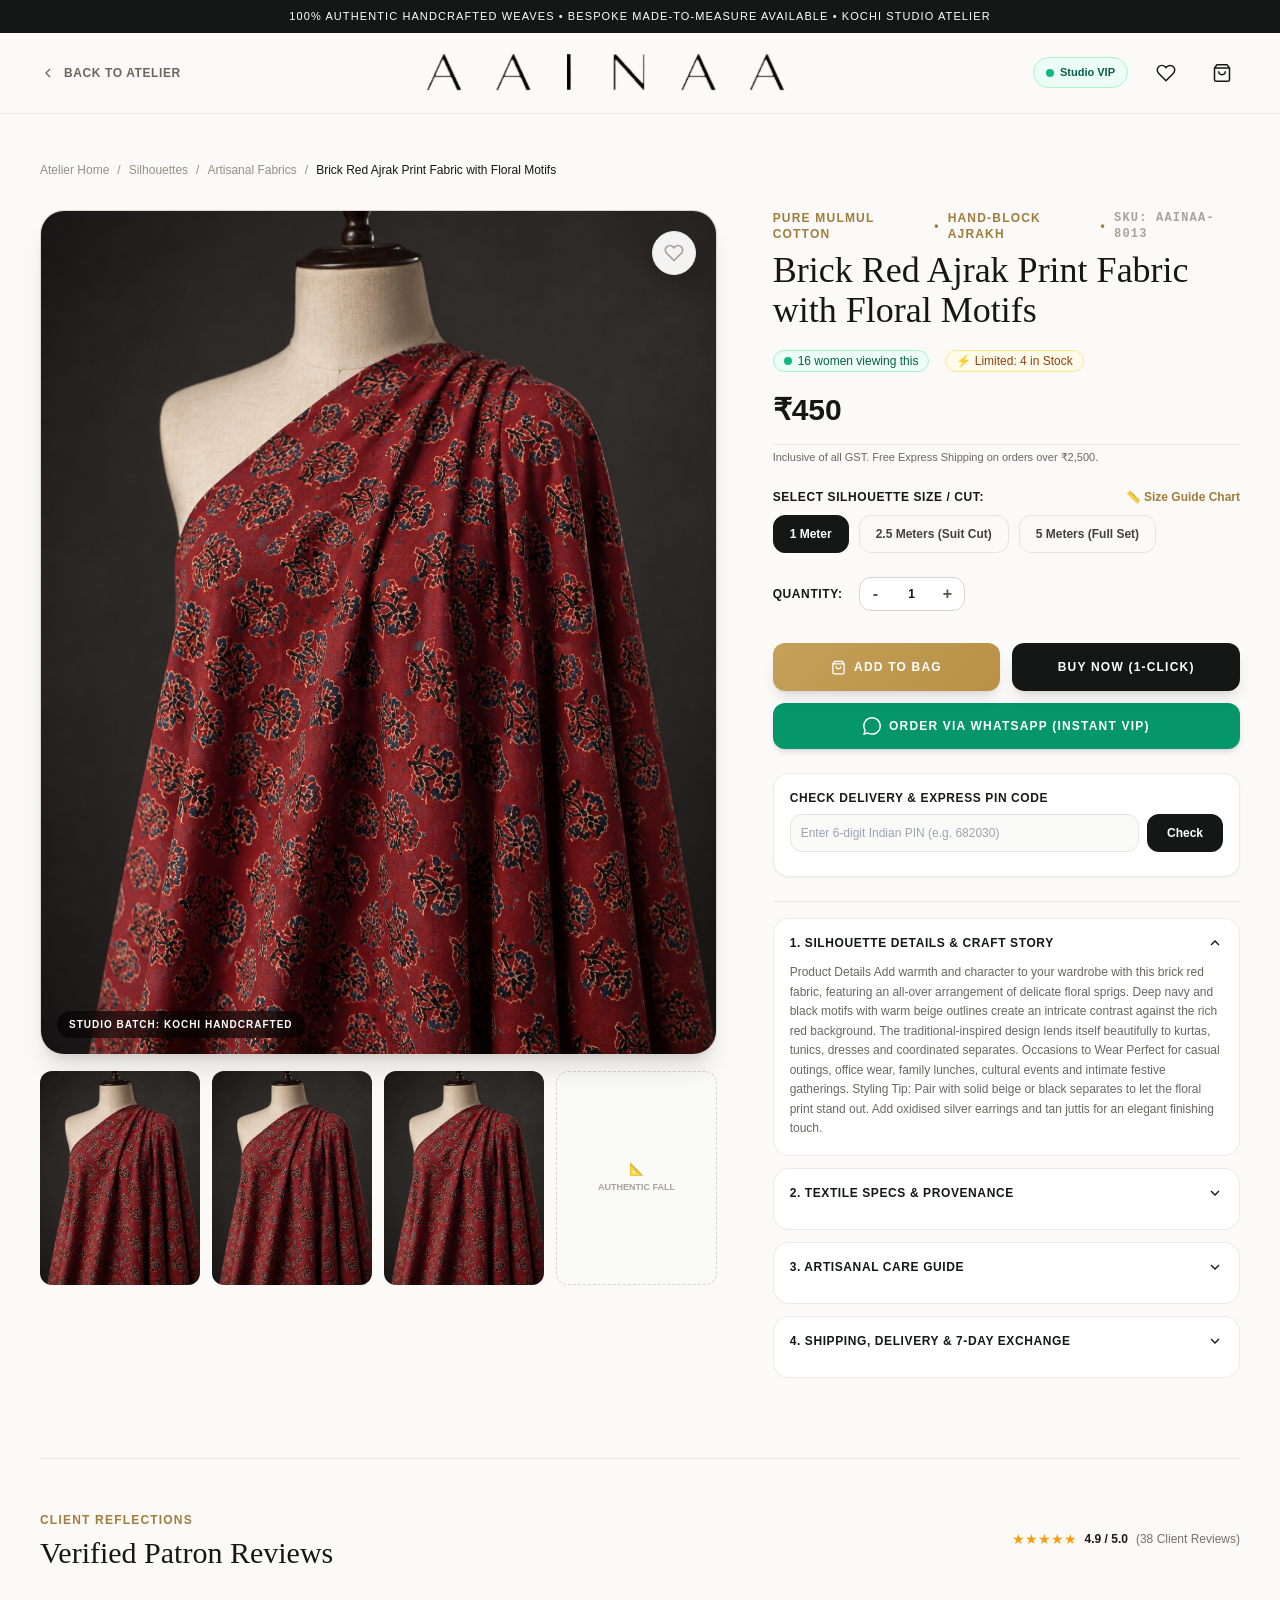
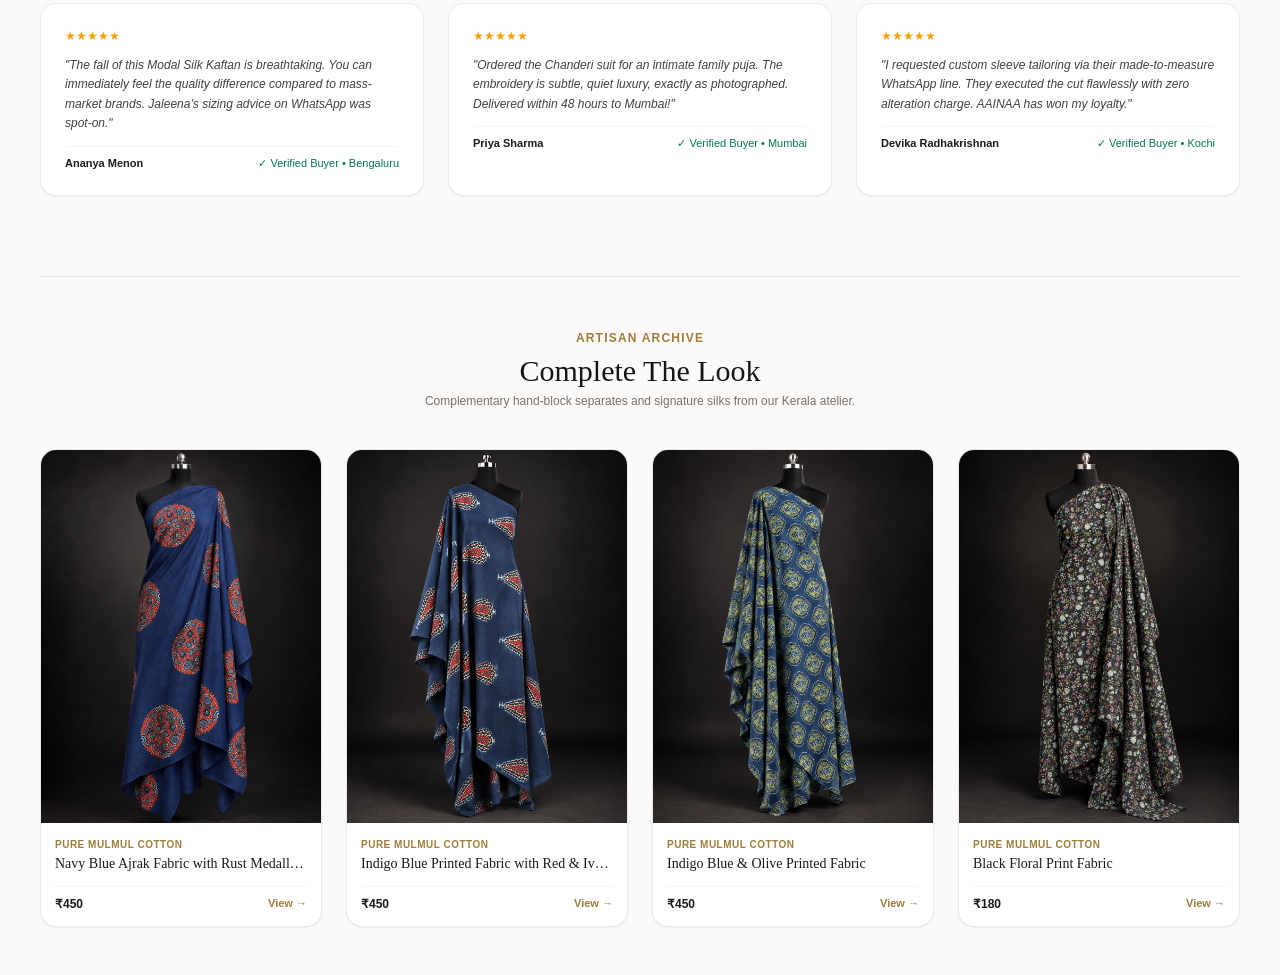
<file: product.html>
<!DOCTYPE html>
<html lang="en">
<head>
  <meta charset="UTF-8">
  <meta name="viewport" content="width=device-width, initial-scale=1.0">
  <title>Bespoke Silhouette — AAINAA Designs</title>
  <meta name="description" content="Detailed craftsmanship, textile provenance, and bespoke sizing for handcrafted silhouettes by AAINAA Designs, Kakkanad, Kochi.">

  <!-- Pre-compiled Standalone Luxury Stylesheet (No CDN dependencies) -->
  <link rel="stylesheet" href="assets/css/luxury-custom.css">
  <link rel="icon" type="image/png" href="assets/images/branding/logo_transparent.png">
</head>
<body class="bg-[var(--bg-canvas)] text-[var(--text-ink)] antialiased pb-20 lg:pb-0">

  <!-- Announcement Bar -->
  <div class="bg-[var(--text-ink)] text-white py-2 text-[11px] tracking-widest uppercase text-center font-medium">
    100% Authentic Handcrafted Weaves • Bespoke Made-to-Measure Available • Kochi Studio Atelier
  </div>

  <!-- Navigation -->
  <header class="nav-glass sticky top-0 z-40 px-4 md:px-10 py-3.5">
    <div class="max-w-7xl mx-auto flex items-center justify-between">
      
      <!-- Back Link -->
      <a href="index.html" class="flex items-center gap-2 text-xs font-semibold uppercase tracking-wider text-[var(--text-muted)] hover:text-[var(--text-ink)] transition-colors">
        <svg width="16" height="16" viewBox="0 0 24 24" fill="none" stroke="currentColor" stroke-width="2"><polyline points="15 18 9 12 15 6"/></svg>
        <span class="hidden sm:inline">Back to Atelier</span>
      </a>

      <!-- Center Logo -->
      <a href="index.html" class="py-1">
        <img src="assets/images/branding/logo_transparent.png" alt="AAINAA" class="h-8 md:h-11 w-auto">
      </a>

      <!-- Right Utility Actions -->
      <div class="flex items-center gap-3 md:gap-5">
        
        <!-- Live WhatsApp Concierge -->
        <a href="https://wa.me/916282719098" target="_blank" class="hidden md:flex items-center gap-1.5 px-3 py-1.5 rounded-full bg-emerald-50 text-emerald-800 text-[11px] font-semibold border border-emerald-200">
          <span class="w-2 h-2 rounded-full bg-emerald-500 animate-pulse"></span>
          <span>Studio VIP</span>
        </a>

        <!-- Wishlist Button -->
        <button onclick="window.openWishlist()" class="relative p-2 text-[var(--text-ink)] hover:text-rose-600 transition-colors" aria-label="Open Wishlist">
          <svg width="20" height="20" viewBox="0 0 24 24" fill="none" stroke="currentColor" stroke-width="1.8"><path d="M20.84 4.61a5.5 5.5 0 0 0-7.78 0L12 5.67l-1.06-1.06a5.5 5.5 0 0 0-7.78 7.78l1.06 1.06L12 21.23l7.78-7.78 1.06-1.06a5.5 5.5 0 0 0 0-7.78z"/></svg>
          <span class="wishlist-count-badge hidden absolute -top-1 -right-1 w-4 h-4 bg-rose-600 text-white text-[9px] font-bold rounded-full items-center justify-center">0</span>
        </button>

        <!-- Bag Button -->
        <button onclick="window.openCart()" class="relative p-2 text-[var(--text-ink)] hover:text-[var(--accent-gold-dark)] transition-colors flex items-center gap-1.5" aria-label="Open Bag">
          <svg width="20" height="20" viewBox="0 0 24 24" fill="none" stroke="currentColor" stroke-width="1.8"><path d="M6 2L3 6v14a2 2 0 0 0 2 2h14a2 2 0 0 0 2-2V6l-3-4z"/><line x1="3" y1="6" x2="21" y2="6"/><path d="M16 10a4 4 0 0 1-8 0"/></svg>
          <span class="cart-count-badge hidden absolute -top-1 -right-1 w-4 h-4 bg-[var(--text-ink)] text-white text-[9px] font-bold rounded-full items-center justify-center">0</span>
        </button>

      </div>
    </div>
  </header>

  <!-- =========================================================================
       PRODUCT DETAIL HERO SECTION
       ========================================================================= -->
  <main class="max-w-7xl mx-auto px-4 md:px-10 py-8 md:py-12">
    
    <!-- Breadcrumbs -->
    <nav class="flex items-center gap-2 text-xs text-[var(--text-light)] mb-8 overflow-x-auto whitespace-nowrap">
      <a href="index.html" class="hover:text-[var(--text-ink)]">Atelier Home</a>
      <span>/</span>
      <a href="index.html#catalog" class="hover:text-[var(--text-ink)]">Silhouettes</a>
      <span>/</span>
      <span id="breadcrumb-category" class="hover:text-[var(--text-ink)]">Kaftans</span>
      <span>/</span>
      <span id="breadcrumb-title" class="text-[var(--text-ink)] font-medium truncate max-w-xs">Loading...</span>
    </nav>

    <div class="grid grid-cols-1 lg:grid-cols-12 gap-10 md:gap-14 items-start">
      
      <!-- ================= LEFT: MULTI-IMAGE GALLERY ================= -->
      <div class="lg:col-span-7 space-y-4">
        
        <!-- Main Image Stage -->
        <div class="luxury-image-wrapper rounded-3xl overflow-hidden aspect-[4/5] bg-stone-100 border border-[var(--border-subtle)] shadow-xl relative group">
          <img id="p-main-image" src="" alt="Silhouette" class="w-full h-full object-cover object-top transition-transform duration-700 group-hover:scale-105 cursor-zoom-in">
          
          <button id="p-wishlist-toggle" onclick="window.toggleCurrentProductWishlist()" class="wishlist-btn absolute top-5 right-5 z-20 w-11 h-11 rounded-full bg-white/95 backdrop-blur-md shadow-lg border border-stone-200 flex items-center justify-center text-stone-400 hover:text-rose-600 transition-all" aria-label="Toggle Wishlist">
            <svg width="20" height="20" viewBox="0 0 24 24" fill="none" stroke="currentColor" stroke-width="2"><path d="M20.84 4.61a5.5 5.5 0 0 0-7.78 0L12 5.67l-1.06-1.06a5.5 5.5 0 0 0-7.78 7.78l1.06 1.06L12 21.23l7.78-7.78 1.06-1.06a5.5 5.5 0 0 0 0-7.78z"/></svg>
          </button>

          <div class="absolute bottom-4 left-4 bg-black/60 backdrop-blur-md px-3 py-1.5 rounded-full text-[10px] text-white tracking-widest uppercase font-semibold">
            <span>Studio Batch: Kochi Handcrafted</span>
          </div>
        </div>

        <!-- Thumbnails Row -->
        <div class="grid grid-cols-4 gap-3" id="gallery-thumbnails">
          <button class="thumb-btn active rounded-xl overflow-hidden aspect-[3/4] bg-stone-100" onclick="switchMainImage(this.querySelector('img').src, this)">
            <img id="thumb-1" src="" alt="View 1" class="w-full h-full object-cover">
          </button>
          <button class="thumb-btn rounded-xl overflow-hidden aspect-[3/4] bg-stone-100" onclick="switchMainImage(this.querySelector('img').src, this)">
            <img id="thumb-2" src="" alt="View 2" class="w-full h-full object-cover">
          </button>
          <button class="thumb-btn rounded-xl overflow-hidden aspect-[3/4] bg-stone-100" onclick="switchMainImage(this.querySelector('img').src, this)">
            <img id="thumb-3" src="" alt="View 3" class="w-full h-full object-cover">
          </button>
          <div class="rounded-xl overflow-hidden aspect-[3/4] bg-stone-50 border border-dashed border-stone-300 flex flex-col items-center justify-center p-2 text-center text-stone-400">
            <span class="text-xs">📐</span>
            <span class="text-[9px] uppercase font-bold mt-1">Authentic Fall</span>
          </div>
        </div>

      </div>

      <!-- ================= RIGHT: SPECIFICATIONS & CHECKOUT ================= -->
      <div class="lg:col-span-5 space-y-6">
        
        <!-- Header Provenance -->
        <div>
          <div class="flex items-center gap-2 text-xs font-semibold tracking-widest text-[var(--accent-gold-dark)] uppercase mb-2">
            <span id="p-fabric">Modal Silk</span>
            <span>•</span>
            <span id="p-craft">Indie-fusion Drape</span>
            <span>•</span>
            <span class="text-stone-400 font-mono" id="p-sku">SKU: AAINAA-01</span>
          </div>

          <h1 id="p-title" class="font-serif text-3xl sm:text-4xl font-normal text-[var(--text-ink)] leading-snug">
            Loading Silhouette...
          </h1>

          <!-- Live Social Proof & Urgency Indicator -->
          <div class="flex items-center gap-4 text-xs text-stone-600 mt-3 pt-2">
            <span class="flex items-center gap-1.5 text-emerald-800 font-medium bg-emerald-50 px-2.5 py-0.5 rounded-full border border-emerald-200">
              <span class="w-2 h-2 rounded-full bg-emerald-500 animate-pulse"></span>
              <span id="live-viewer-count">16 women viewing this</span>
            </span>
            <span class="text-amber-800 font-medium bg-amber-50 px-2.5 py-0.5 rounded-full border border-amber-200">
              ⚡ Limited: 4 in Stock
            </span>
          </div>

          <!-- Price Engine -->
          <div class="flex items-baseline gap-3 mt-5 pb-4 border-b border-[var(--border-subtle)]">
            <span id="p-price" class="text-3xl font-bold text-[var(--text-ink)]">₹0</span>
            <span id="p-original-price" class="text-base text-[var(--text-light)] line-through">₹0</span>
            <span id="p-discount-tag" class="text-xs px-2.5 py-1 rounded-full bg-rose-50 text-rose-700 font-bold tracking-wide">
              20% OFF
            </span>
          </div>
          <p class="text-[11px] text-[var(--text-muted)] mt-1">Inclusive of all GST. Free Express Shipping on orders over ₹2,500.</p>
        </div>

        <!-- Size / Cut Selector -->
        <div>
          <div class="flex items-center justify-between mb-2.5">
            <span class="text-xs font-bold uppercase tracking-wider text-[var(--text-ink)]">Select Silhouette Size / Cut:</span>
            <button onclick="window.openSizeGuideModal()" class="text-xs text-[var(--accent-gold-dark)] hover:underline font-semibold flex items-center gap-1">
              <span>📏 Size Guide Chart</span>
            </button>
          </div>
          <div class="flex flex-wrap gap-2.5" id="p-sizes-container">
            <!-- Dynamic sizes -->
          </div>
        </div>

        <!-- Quantity Selector -->
        <div class="flex items-center gap-4">
          <span class="text-xs font-bold uppercase tracking-wider text-[var(--text-ink)]">Quantity:</span>
          <div class="flex items-center border border-stone-300 rounded-xl overflow-hidden bg-white">
            <button type="button" onclick="adjustProductQty(-1)" class="w-8 h-8 flex items-center justify-center text-stone-600 hover:bg-stone-100 font-semibold">-</button>
            <span id="p-qty-display" class="w-10 text-center text-xs font-bold">1</span>
            <button type="button" onclick="adjustProductQty(1)" class="w-8 h-8 flex items-center justify-center text-stone-600 hover:bg-stone-100 font-semibold">+</button>
          </div>
        </div>

        <!-- Main Purchase Action Buttons -->
        <div class="space-y-3 pt-2">
          
          <div class="grid grid-cols-2 gap-3">
            <button id="p-add-bag-btn" class="w-full py-4 btn-gold rounded-xl text-xs font-bold uppercase tracking-widest shadow-lg flex items-center justify-center gap-2">
              <svg width="15" height="15" viewBox="0 0 24 24" fill="none" stroke="currentColor" stroke-width="2"><path d="M6 2L3 6v14a2 2 0 0 0 2 2h14a2 2 0 0 0 2-2V6l-3-4z"/><line x1="3" y1="6" x2="21" y2="6"/><path d="M16 10a4 4 0 0 1-8 0"/></svg>
              <span>Add to Bag</span>
            </button>

            <button id="p-buy-now-btn" class="w-full py-4 btn-dark rounded-xl text-xs font-bold uppercase tracking-widest shadow-lg">
              Buy Now (1-Click)
            </button>
          </div>

          <!-- WhatsApp Direct Order Bridge -->
          <button id="p-wa-btn" class="w-full py-3.5 bg-emerald-600 hover:bg-emerald-700 text-white rounded-xl text-xs font-bold uppercase tracking-widest flex items-center justify-center gap-2 shadow-md transition-colors">
            <svg width="18" height="18" viewBox="0 0 24 24" fill="currentColor"><path d="M.057 24l1.687-6.163c-1.041-1.804-1.588-3.849-1.587-5.946.003-6.556 5.338-11.891 11.893-11.891 3.181.001 6.167 1.24 8.413 3.488 2.245 2.248 3.481 5.236 3.48 8.414-.003 6.557-5.338 11.892-11.893 11.892-1.99-.001-3.951-.5-5.688-1.448l-6.305 1.654zm6.597-3.807c1.676.995 3.276 1.591 5.392 1.592 5.448 0 9.886-4.434 9.889-9.885.002-5.462-4.415-9.89-9.881-9.892-5.452 0-9.887 4.434-9.889 9.884-.001 2.225.651 3.891 1.746 5.634l-.999 3.648 3.742-.981z"/></svg>
            <span>Order via WhatsApp (Instant VIP)</span>
          </button>

        </div>

        <!-- Pincode Delivery Checker Widget -->
        <div class="p-4 rounded-2xl bg-white border border-[var(--border-subtle)] space-y-2 shadow-sm">
          <label class="block text-xs font-bold uppercase tracking-wider text-stone-900">Check Delivery & Express Pin Code</label>
          <div class="flex gap-2">
            <input type="text" id="pincode-input" placeholder="Enter 6-digit Indian PIN (e.g. 682030)" maxlength="6" class="flex-1 p-2.5 text-xs bg-stone-50 border border-stone-200 rounded-xl focus:outline-none focus:border-stone-900">
            <button type="button" onclick="window.checkPincode()" class="px-5 py-2.5 btn-dark rounded-xl text-xs font-semibold">
              Check
            </button>
          </div>
          <div id="pincode-result" class="text-xs"></div>
        </div>

        <!-- Accordion Details Suite -->
        <div class="pt-4 border-t border-[var(--border-subtle)] space-y-3">
          
          <!-- Tab 1: Description -->
          <div class="accordion-item open border border-[var(--border-subtle)] rounded-2xl bg-white p-4">
            <button type="button" onclick="toggleAccordion(this)" class="w-full flex items-center justify-between text-left font-semibold text-xs uppercase tracking-wider text-[var(--text-ink)]">
              <span>1. Silhouette Details & Craft Story</span>
              <svg class="accordion-icon" width="16" height="16" viewBox="0 0 24 24" fill="none" stroke="currentColor" stroke-width="2"><polyline points="6 9 12 15 18 9"/></svg>
            </button>
            <div class="accordion-content">
              <p id="p-desc" class="text-xs text-[var(--text-muted)] leading-relaxed pt-3">
                Crafted with quiet luxury and mindful detailing by Kerala artisans.
              </p>
            </div>
          </div>

          <!-- Tab 2: Textile Specs -->
          <div class="accordion-item border border-[var(--border-subtle)] rounded-2xl bg-white p-4">
            <button type="button" onclick="toggleAccordion(this)" class="w-full flex items-center justify-between text-left font-semibold text-xs uppercase tracking-wider text-[var(--text-ink)]">
              <span>2. Textile Specs & Provenance</span>
              <svg class="accordion-icon" width="16" height="16" viewBox="0 0 24 24" fill="none" stroke="currentColor" stroke-width="2"><polyline points="6 9 12 15 18 9"/></svg>
            </button>
            <div class="accordion-content text-xs text-[var(--text-muted)] space-y-2 pt-3">
              <p>• <strong>Primary Fiber:</strong> 100% Breathable Sensorially Rich Weave</p>
              <p>• <strong>Craft Technique:</strong> Hand-block Print / Fine Artisanal Zari / Indie-fusion Cut</p>
              <p>• <strong>Origin:</strong> Kakkanad Studio, Kochi, Kerala</p>
              <p>• <strong>Transparency:</strong> Handcrafted in mindful, zero-overstock micro-batches</p>
            </div>
          </div>

          <!-- Tab 3: Care Guide -->
          <div class="accordion-item border border-[var(--border-subtle)] rounded-2xl bg-white p-4">
            <button type="button" onclick="toggleAccordion(this)" class="w-full flex items-center justify-between text-left font-semibold text-xs uppercase tracking-wider text-[var(--text-ink)]">
              <span>3. Artisanal Care Guide</span>
              <svg class="accordion-icon" width="16" height="16" viewBox="0 0 24 24" fill="none" stroke="currentColor" stroke-width="2"><polyline points="6 9 12 15 18 9"/></svg>
            </button>
            <div class="accordion-content text-xs text-[var(--text-muted)] space-y-1.5 pt-3">
              <p>• Dry clean recommended for silk and embroidered festive pieces.</p>
              <p>• Hand-block cottons: Gentle hand wash in cold water using mild, eco-friendly liquid detergent.</p>
              <p>• Dry inside out in natural shade to preserve vibrant artisan vegetable dyes.</p>
            </div>
          </div>

          <!-- Tab 4: Shipping & Returns -->
          <div class="accordion-item border border-[var(--border-subtle)] rounded-2xl bg-white p-4">
            <button type="button" onclick="toggleAccordion(this)" class="w-full flex items-center justify-between text-left font-semibold text-xs uppercase tracking-wider text-[var(--text-ink)]">
              <span>4. Shipping, Delivery & 7-Day Exchange</span>
              <svg class="accordion-icon" width="16" height="16" viewBox="0 0 24 24" fill="none" stroke="currentColor" stroke-width="2"><polyline points="6 9 12 15 18 9"/></svg>
            </button>
            <div class="accordion-content text-xs text-[var(--text-muted)] space-y-1.5 pt-3">
              <p>• <strong>Kochi Express:</strong> 1-Hour local courier delivery in Kakkanad & Kochi city limits.</p>
              <p>• <strong>Pan-India Air:</strong> Dispatched in 24 hours. Delivery within 2-4 business days.</p>
              <p>• <strong>Hassle-Free Exchange:</strong> 7-day complimentary size exchange guarantee.</p>
            </div>
          </div>

        </div>

      </div>

    </div>

    <!-- =========================================================================
         VERIFIED CLIENT REVIEWS
         ========================================================================= -->
    <section class="mt-20 pt-12 border-t border-[var(--border-subtle)]">
      <div class="flex flex-col sm:flex-row sm:items-center justify-between gap-4 mb-8">
        <div>
          <span class="text-xs uppercase tracking-widest text-[var(--accent-gold-dark)] font-bold">Client Reflections</span>
          <h3 class="font-serif text-2xl sm:text-3xl text-[var(--text-ink)] mt-1">Verified Patron Reviews</h3>
        </div>
        <div class="flex items-center gap-2">
          <div class="text-amber-500 text-sm">★★★★★</div>
          <span class="text-xs font-bold text-stone-900">4.9 / 5.0</span>
          <span class="text-xs text-stone-500">(38 Client Reviews)</span>
        </div>
      </div>

      <div class="grid grid-cols-1 md:grid-cols-3 gap-6">
        <div class="p-6 rounded-2xl bg-white border border-[var(--border-subtle)] shadow-sm space-y-3">
          <div class="text-amber-500 text-xs">★★★★★</div>
          <p class="text-xs text-stone-700 italic leading-relaxed">
            "The fall of this Modal Silk Kaftan is breathtaking. You can immediately feel the quality difference compared to mass-market brands. Jaleena’s sizing advice on WhatsApp was spot-on."
          </p>
          <div class="pt-2 border-t border-stone-100 flex items-center justify-between text-[11px]">
            <span class="font-bold text-stone-900">Ananya Menon</span>
            <span class="text-emerald-700 font-medium">✓ Verified Buyer • Bengaluru</span>
          </div>
        </div>

        <div class="p-6 rounded-2xl bg-white border border-[var(--border-subtle)] shadow-sm space-y-3">
          <div class="text-amber-500 text-xs">★★★★★</div>
          <p class="text-xs text-stone-700 italic leading-relaxed">
            "Ordered the Chanderi suit for an intimate family puja. The embroidery is subtle, quiet luxury, exactly as photographed. Delivered within 48 hours to Mumbai!"
          </p>
          <div class="pt-2 border-t border-stone-100 flex items-center justify-between text-[11px]">
            <span class="font-bold text-stone-900">Priya Sharma</span>
            <span class="text-emerald-700 font-medium">✓ Verified Buyer • Mumbai</span>
          </div>
        </div>

        <div class="p-6 rounded-2xl bg-white border border-[var(--border-subtle)] shadow-sm space-y-3">
          <div class="text-amber-500 text-xs">★★★★★</div>
          <p class="text-xs text-stone-700 italic leading-relaxed">
            "I requested custom sleeve tailoring via their made-to-measure WhatsApp line. They executed the cut flawlessly with zero alteration charge. AAINAA has won my loyalty."
          </p>
          <div class="pt-2 border-t border-stone-100 flex items-center justify-between text-[11px]">
            <span class="font-bold text-stone-900">Devika Radhakrishnan</span>
            <span class="text-emerald-700 font-medium">✓ Verified Buyer • Kochi</span>
          </div>
        </div>
      </div>
    </section>

    <!-- =========================================================================
         COMPLETE THE LOOK / RELATED SILHOUETTES
         ========================================================================= -->
    <section class="mt-20 pt-12 border-t border-[var(--border-subtle)]">
      <div class="text-center max-w-xl mx-auto mb-10">
        <span class="text-xs uppercase tracking-widest text-[var(--accent-gold-dark)] font-bold">Artisan Archive</span>
        <h3 class="font-serif text-3xl text-[var(--text-ink)] mt-1">Complete The Look</h3>
        <p class="text-xs text-stone-500 mt-1">Complementary hand-block separates and signature silks from our Kerala atelier.</p>
      </div>

      <div class="grid grid-cols-2 md:grid-cols-4 gap-4 md:gap-6" id="related-products-grid">
        <!-- Rendered by JS -->
      </div>
    </section>

  </main>

  <!-- =========================================================================
       MOBILE-FIRST STICKY BOTTOM ACTION BAR (Appears on Mobile screens < 1024px)
       ========================================================================= -->
  <div class="sticky-mobile-bar p-3.5 flex items-center justify-between gap-3 shadow-2xl">
    <div>
      <span class="text-[10px] text-stone-500 uppercase tracking-widest block">Total Price</span>
      <span id="mobile-bar-price" class="text-lg font-bold text-stone-900 font-serif">₹0</span>
    </div>

    <div class="flex items-center gap-2 flex-grow justify-end">
      <button onclick="document.getElementById('p-add-bag-btn').click()" class="px-5 py-3 btn-gold rounded-xl text-xs font-bold uppercase tracking-wider shadow-md">
        Add to Bag
      </button>
      <button onclick="document.getElementById('p-buy-now-btn').click()" class="px-5 py-3 btn-dark rounded-xl text-xs font-bold uppercase tracking-wider shadow-md">
        Buy Now
      </button>
    </div>
  </div>

  <!-- =========================================================================
       SIZE GUIDE MODAL
       ========================================================================= -->
  <div id="size-guide-modal" class="modal-wrapper fixed inset-0 z-50 bg-black/60 backdrop-blur-sm flex items-center justify-center p-4">
    <div class="relative bg-white rounded-3xl max-w-lg w-full p-6 sm:p-8 shadow-2xl border border-stone-200">
      <button onclick="closeSizeGuideModal()" class="absolute top-5 right-5 p-2 text-stone-400 hover:text-stone-900 text-sm">✕</button>
      
      <span class="text-[10px] uppercase tracking-widest text-[var(--accent-gold-dark)] font-bold">Kochi Studio Standard</span>
      <h3 class="font-serif text-2xl font-medium text-stone-900 mt-1">Silhouette Size Guide</h3>
      <p class="text-xs text-stone-500 mt-1">All measurements in inches. Designed with 2–3 inches of graceful ease.</p>

      <div class="mt-5 overflow-x-auto">
        <table class="size-table w-full text-xs">
          <thead>
            <tr>
              <th>Size</th>
              <th>Bust</th>
              <th>Waist</th>
              <th>Hips</th>
              <th>Length</th>
            </tr>
          </thead>
          <tbody>
            <tr>
              <td class="font-bold">XS</td>
              <td>34"</td>
              <td>28"</td>
              <td>38"</td>
              <td>48"</td>
            </tr>
            <tr>
              <td class="font-bold">S</td>
              <td>36"</td>
              <td>30"</td>
              <td>40"</td>
              <td>48"</td>
            </tr>
            <tr>
              <td class="font-bold">M</td>
              <td>38"</td>
              <td>32"</td>
              <td>42"</td>
              <td>49"</td>
            </tr>
            <tr>
              <td class="font-bold">L</td>
              <td>40"</td>
              <td>34"</td>
              <td>44"</td>
              <td>49"</td>
            </tr>
            <tr>
              <td class="font-bold">XL</td>
              <td>42"</td>
              <td>36"</td>
              <td>46"</td>
              <td>50"</td>
            </tr>
            <tr>
              <td class="font-bold">Custom</td>
              <td colspan="4" class="text-emerald-700 font-semibold">Tailored to your exact measurements via WhatsApp</td>
            </tr>
          </tbody>
        </table>
      </div>

      <div class="mt-5 pt-4 border-t border-stone-100 flex items-center justify-between">
        <span class="text-xs text-stone-500">Need personal sizing assistance?</span>
        <button onclick="window.openBespokeDialog()" class="px-4 py-2 btn-dark rounded-xl text-xs font-semibold">
          Ask Tailor
        </button>
      </div>
    </div>
  </div>

  <!-- =========================================================================
       CART & WISHLIST DRAWERS + CHECKOUT MODAL
       ========================================================================= -->
  <div id="drawer-backdrop" class="drawer-backdrop fixed inset-0 bg-black/50 z-50 backdrop-blur-sm"></div>

  <!-- Shopping Bag Drawer -->
  <div id="cart-drawer" class="cart-drawer fixed top-0 right-0 h-full w-full max-w-md bg-white z-50 flex flex-col justify-between p-6 shadow-2xl">
    <div>
      <div class="flex items-center justify-between pb-4 border-b border-[var(--border-subtle)]">
        <div class="flex items-center gap-2">
          <h3 class="font-serif text-2xl font-medium text-[var(--text-ink)]">Bespoke Bag</h3>
          <span class="cart-count-badge px-2 py-0.5 rounded-full bg-stone-100 text-[var(--text-ink)] text-xs font-semibold">0</span>
        </div>
        <button onclick="window.closeCart()" class="p-1.5 text-stone-400 hover:text-[var(--text-ink)]">✕</button>
      </div>
      <div class="py-3">
        <p id="shipping-text" class="text-[11px] text-[var(--text-muted)] font-medium mb-1.5">
          Add ₹2,500 more for Free Worldwide Express Shipping
        </p>
        <div class="w-full h-1.5 bg-stone-100 rounded-full overflow-hidden">
          <div id="cart-shipping-bar" class="h-full bg-[var(--accent-gold)] transition-all duration-500" style="width: 0%;"></div>
        </div>
      </div>
    </div>

    <div class="flex-grow overflow-y-auto pr-1 my-2">
      <div id="cart-empty-state" class="py-16 text-center">
        <p class="font-serif text-xl font-medium text-[var(--text-ink)]">Your Bag is Empty</p>
        <a href="index.html#catalog" class="mt-4 inline-block px-6 py-2.5 btn-outline-gold rounded-full text-xs font-bold uppercase tracking-widest">Explore Catalog</a>
      </div>
      <div id="cart-items-container" class="hidden divide-y divide-[var(--border-subtle)]"></div>
    </div>

    <div class="pt-4 border-t border-[var(--border-subtle)] space-y-3">
      <div class="flex items-center justify-between text-sm">
        <span class="text-[var(--text-muted)]">Subtotal</span>
        <span id="cart-subtotal" class="font-bold text-lg text-[var(--text-ink)]">₹0</span>
      </div>
      <button onclick="window.openCheckout()" class="w-full py-3.5 btn-dark rounded-xl text-xs font-bold uppercase tracking-widest shadow-md">
        Proceed to Secure Checkout
      </button>
      <button onclick="window.checkoutViaWhatsApp()" class="w-full py-3 bg-emerald-600 hover:bg-emerald-700 text-white rounded-xl text-xs font-bold uppercase tracking-widest flex items-center justify-center gap-2">
        <span>Order via WhatsApp VIP</span>
      </button>
    </div>
  </div>

  <!-- Wishlist Drawer -->
  <div id="wishlist-drawer" class="cart-drawer fixed top-0 right-0 h-full w-full max-w-md bg-white z-50 flex flex-col justify-between p-6 shadow-2xl">
    <div>
      <div class="flex items-center justify-between pb-4 border-b border-stone-200">
        <div class="flex items-center gap-2">
          <h3 class="font-serif text-2xl font-medium text-[var(--text-ink)]">Saved Wishlist</h3>
          <span class="wishlist-count-badge px-2 py-0.5 rounded-full bg-rose-100 text-rose-700 text-xs font-semibold">0</span>
        </div>
        <button onclick="window.closeWishlist()" class="p-1.5 text-stone-400 hover:text-stone-900">✕</button>
      </div>
    </div>

    <div class="flex-grow overflow-y-auto pr-1 my-2">
      <div id="wishlist-empty-state" class="py-16 text-center">
        <p class="font-serif text-xl font-medium text-stone-800">Your Wishlist is Empty</p>
        <p class="text-xs text-stone-500 mt-1">Tap the heart on any piece to save it for later.</p>
      </div>
      <div id="wishlist-items-container" class="hidden divide-y divide-stone-100"></div>
    </div>

    <div class="pt-4 border-t border-stone-200">
      <button onclick="window.closeWishlist();" class="w-full py-3 btn-outline-gold rounded-xl text-xs font-bold uppercase tracking-wider">
        Continue Browsing
      </button>
    </div>
  </div>

  <!-- Interactive D2C Checkout & Payment Gateway Modal -->
  <div id="checkout-modal" class="modal-wrapper fixed inset-0 z-50 bg-black/60 backdrop-blur-sm flex items-center justify-center p-4"></div>

  <!-- Toast Notifications -->
  <div id="toast-container" class="fixed bottom-6 left-6 z-50 flex flex-col gap-2"></div>

  <!-- Core Scripts -->
  <script src="assets/js/products-data.js"></script>
  <script src="assets/js/app.js"></script>

  <!-- Page-Specific Controller Script -->
  <script>
    let currentProduct = null;
    let selectedSize = 'Standard';
    let productQty = 1;

    function initProductPage() {
      const params = new URLSearchParams(window.location.search);
      const id = parseInt(params.get('id')) || (window.AAINAA_PRODUCTS[0] && window.AAINAA_PRODUCTS[0].id);
      currentProduct = (window.AAINAA_PRODUCTS || []).find(p => p.id === id) || window.AAINAA_PRODUCTS[0];

      if (!currentProduct) return;

      // Populate Elements
      document.title = `${currentProduct.title} — AAINAA Designs`;
      document.getElementById('breadcrumb-category').textContent = currentProduct.category;
      document.getElementById('breadcrumb-title').textContent = currentProduct.title;
      document.getElementById('p-title').textContent = currentProduct.title;
      document.getElementById('p-fabric').textContent = currentProduct.fabric;
      document.getElementById('p-craft').textContent = currentProduct.craft;
      document.getElementById('p-sku').textContent = `SKU: AAINAA-${currentProduct.id.toString().slice(-4)}`;
      document.getElementById('p-price').textContent = window.formatINR(currentProduct.price);
      document.getElementById('mobile-bar-price').textContent = window.formatINR(currentProduct.price);
      document.getElementById('p-desc').textContent = currentProduct.description;

      // Image Stage
      document.getElementById('p-main-image').src = currentProduct.image;
      document.getElementById('thumb-1').src = currentProduct.image;
      document.getElementById('thumb-2').src = currentProduct.image;
      document.getElementById('thumb-3').src = currentProduct.image;

      // Price comparison
      if (currentProduct.originalPrice) {
        document.getElementById('p-original-price').textContent = window.formatINR(currentProduct.originalPrice);
        const percent = Math.round(((currentProduct.originalPrice - currentProduct.price) / currentProduct.originalPrice) * 100);
        document.getElementById('p-discount-tag').textContent = `${percent}% OFF`;
      } else {
        document.getElementById('p-original-price').style.display = 'none';
        document.getElementById('p-discount-tag').style.display = 'none';
      }

      // Sizes
      selectedSize = currentProduct.sizes && currentProduct.sizes.length ? currentProduct.sizes[0] : 'Standard';
      const sizesContainer = document.getElementById('p-sizes-container');
      sizesContainer.innerHTML = currentProduct.sizes.map((s, idx) => `
        <button type="button" onclick="selectPageSize(this, '${s}')" class="size-btn px-4 py-2.5 rounded-xl text-xs font-semibold border ${idx === 0 ? 'border-[var(--text-ink)] bg-[var(--text-ink)] text-white' : 'border-stone-200 text-stone-700 hover:border-stone-400'} transition-all">
          ${s}
        </button>
      `).join('');

      // Wishlist active state check
      updateWishlistButtonState();

      // Setup Actions
      document.getElementById('p-add-bag-btn').onclick = () => {
        window.addToCart(currentProduct.id, selectedSize, productQty);
      };

      document.getElementById('p-buy-now-btn').onclick = () => {
        window.openCheckoutSingle(currentProduct.id, selectedSize);
      };

      document.getElementById('p-wa-btn').onclick = () => {
        const text = `Hello Jaleena / AAINAA Studio,\nI would like to order: *${currentProduct.title}*\nSize: *${selectedSize}* | Quantity: ${productQty}\nPrice: ${window.formatINR(currentProduct.price * productQty)}\n\nPlease confirm availability and studio bank/UPI details!`;
        window.open(`https://wa.me/916282719098?text=${encodeURIComponent(text)}`, '_blank');
      };

      // Render Related Products
      renderRelatedProducts();
    }

    if (document.readyState === 'loading') {
      document.addEventListener('DOMContentLoaded', initProductPage);
    } else {
      initProductPage();
    }

    window.selectPageSize = function (btn, size) {
      selectedSize = size;
      document.querySelectorAll('.size-btn').forEach(b => {
        b.className = 'size-btn px-4 py-2.5 rounded-xl text-xs font-semibold border border-stone-200 text-stone-700 hover:border-stone-400 transition-all';
      });
      btn.className = 'size-btn px-4 py-2.5 rounded-xl text-xs font-semibold border border-[var(--text-ink)] bg-[var(--text-ink)] text-white transition-all';
    };

    window.adjustProductQty = function (delta) {
      productQty = Math.max(1, Math.min(10, productQty + delta));
      document.getElementById('p-qty-display').textContent = productQty;
      const totalCost = currentProduct.price * productQty;
      document.getElementById('mobile-bar-price').textContent = window.formatINR(totalCost);
    };

    function updateWishlistButtonState() {
      const btn = document.getElementById('p-wishlist-toggle');
      if (!btn || !currentProduct) return;
      const inW = window.isInWishlist(currentProduct.id);
      if (inW) {
        btn.classList.add('active', 'text-rose-600');
        btn.querySelector('svg').setAttribute('fill', 'currentColor');
      } else {
        btn.classList.remove('active', 'text-rose-600');
        btn.querySelector('svg').setAttribute('fill', 'none');
      }
    }

    window.toggleCurrentProductWishlist = function () {
      if (!currentProduct) return;
      window.toggleWishlist(currentProduct.id);
      updateWishlistButtonState();
    };

    window.switchMainImage = function (newSrc, buttonEl) {
      document.getElementById('p-main-image').src = newSrc;
      document.querySelectorAll('.thumb-btn').forEach(b => b.classList.remove('active'));
      buttonEl.classList.add('active');
    };

    window.toggleAccordion = function (headerBtn) {
      const item = headerBtn.closest('.accordion-item');
      item.classList.toggle('open');
    };

    window.openSizeGuideModal = function () {
      document.getElementById('size-guide-modal').classList.add('active');
      document.body.style.overflow = 'hidden';
    };

    window.closeSizeGuideModal = function () {
      document.getElementById('size-guide-modal').classList.remove('active');
      document.body.style.overflow = '';
    };

    function renderRelatedProducts() {
      const container = document.getElementById('related-products-grid');
      if (!container || !currentProduct) return;
      const related = (window.AAINAA_PRODUCTS || [])
        .filter(p => p.id !== currentProduct.id && (p.category === currentProduct.category || p.fabric === currentProduct.fabric))
        .slice(0, 4);

      container.innerHTML = related.map(p => `
        <div class="luxury-card group rounded-2xl overflow-hidden bg-white border border-stone-200/80 shadow-sm hover:shadow-lg transition-all flex flex-col">
          <a href="product.html?id=${p.id}" class="luxury-image-wrapper aspect-[3/4] block">
            <img src="${p.image}" alt="${p.title}" class="w-full h-full object-cover">
          </a>
          <div class="p-3.5 flex flex-col justify-between flex-grow">
            <div>
              <span class="text-[10px] text-[var(--accent-gold-dark)] uppercase tracking-wider font-semibold block">${p.fabric}</span>
              <h4 class="font-serif text-sm font-medium text-stone-900 truncate hover:text-[var(--accent-gold-dark)] mt-0.5">
                <a href="product.html?id=${p.id}">${p.title}</a>
              </h4>
            </div>
            <div class="flex items-center justify-between mt-3 pt-2 border-t border-stone-100">
              <span class="text-xs font-bold text-stone-900">${window.formatINR(p.price)}</span>
              <a href="product.html?id=${p.id}" class="text-[11px] font-semibold text-[var(--accent-gold-dark)] hover:underline">
                View →
              </a>
            </div>
          </div>
        </div>
      `).join('');
    }
  </script>
</body>
</html>
</file>
<file: assets/css/luxury-custom.css>
*,:after,:before{--tw-border-spacing-x:0;--tw-border-spacing-y:0;--tw-translate-x:0;--tw-translate-y:0;--tw-rotate:0;--tw-skew-x:0;--tw-skew-y:0;--tw-scale-x:1;--tw-scale-y:1;--tw-pan-x: ;--tw-pan-y: ;--tw-pinch-zoom: ;--tw-scroll-snap-strictness:proximity;--tw-gradient-from-position: ;--tw-gradient-via-position: ;--tw-gradient-to-position: ;--tw-ordinal: ;--tw-slashed-zero: ;--tw-numeric-figure: ;--tw-numeric-spacing: ;--tw-numeric-fraction: ;--tw-ring-inset: ;--tw-ring-offset-width:0px;--tw-ring-offset-color:#fff;--tw-ring-color:rgba(59,130,246,.5);--tw-ring-offset-shadow:0 0 #0000;--tw-ring-shadow:0 0 #0000;--tw-shadow:0 0 #0000;--tw-shadow-colored:0 0 #0000;--tw-blur: ;--tw-brightness: ;--tw-contrast: ;--tw-grayscale: ;--tw-hue-rotate: ;--tw-invert: ;--tw-saturate: ;--tw-sepia: ;--tw-drop-shadow: ;--tw-backdrop-blur: ;--tw-backdrop-brightness: ;--tw-backdrop-contrast: ;--tw-backdrop-grayscale: ;--tw-backdrop-hue-rotate: ;--tw-backdrop-invert: ;--tw-backdrop-opacity: ;--tw-backdrop-saturate: ;--tw-backdrop-sepia: ;--tw-contain-size: ;--tw-contain-layout: ;--tw-contain-paint: ;--tw-contain-style: }::backdrop{--tw-border-spacing-x:0;--tw-border-spacing-y:0;--tw-translate-x:0;--tw-translate-y:0;--tw-rotate:0;--tw-skew-x:0;--tw-skew-y:0;--tw-scale-x:1;--tw-scale-y:1;--tw-pan-x: ;--tw-pan-y: ;--tw-pinch-zoom: ;--tw-scroll-snap-strictness:proximity;--tw-gradient-from-position: ;--tw-gradient-via-position: ;--tw-gradient-to-position: ;--tw-ordinal: ;--tw-slashed-zero: ;--tw-numeric-figure: ;--tw-numeric-spacing: ;--tw-numeric-fraction: ;--tw-ring-inset: ;--tw-ring-offset-width:0px;--tw-ring-offset-color:#fff;--tw-ring-color:rgba(59,130,246,.5);--tw-ring-offset-shadow:0 0 #0000;--tw-ring-shadow:0 0 #0000;--tw-shadow:0 0 #0000;--tw-shadow-colored:0 0 #0000;--tw-blur: ;--tw-brightness: ;--tw-contrast: ;--tw-grayscale: ;--tw-hue-rotate: ;--tw-invert: ;--tw-saturate: ;--tw-sepia: ;--tw-drop-shadow: ;--tw-backdrop-blur: ;--tw-backdrop-brightness: ;--tw-backdrop-contrast: ;--tw-backdrop-grayscale: ;--tw-backdrop-hue-rotate: ;--tw-backdrop-invert: ;--tw-backdrop-opacity: ;--tw-backdrop-saturate: ;--tw-backdrop-sepia: ;--tw-contain-size: ;--tw-contain-layout: ;--tw-contain-paint: ;--tw-contain-style: }/*! tailwindcss v3.4.17 | MIT License | https://tailwindcss.com*/*,:after,:before{box-sizing:border-box;border:0 solid #e5e7eb}:after,:before{--tw-content:""}:host,html{line-height:1.5;-webkit-text-size-adjust:100%;-moz-tab-size:4;-o-tab-size:4;tab-size:4;font-family:ui-sans-serif,system-ui,sans-serif,Apple Color Emoji,Segoe UI Emoji,Segoe UI Symbol,Noto Color Emoji;font-feature-settings:normal;font-variation-settings:normal;-webkit-tap-highlight-color:transparent}body{line-height:inherit}hr{height:0;color:inherit;border-top-width:1px}abbr:where([title]){-webkit-text-decoration:underline dotted;text-decoration:underline dotted}h1,h2,h3,h4,h5,h6{font-size:inherit;font-weight:inherit}a{color:inherit;text-decoration:inherit}b,strong{font-weight:bolder}code,kbd,pre,samp{font-family:ui-monospace,SFMono-Regular,Menlo,Monaco,Consolas,Liberation Mono,Courier New,monospace;font-feature-settings:normal;font-variation-settings:normal;font-size:1em}small{font-size:80%}sub,sup{font-size:75%;line-height:0;position:relative;vertical-align:baseline}sub{bottom:-.25em}sup{top:-.5em}table{text-indent:0;border-color:inherit;border-collapse:collapse}button,input,optgroup,select,textarea{font-family:inherit;font-feature-settings:inherit;font-variation-settings:inherit;font-size:100%;font-weight:inherit;line-height:inherit;letter-spacing:inherit;color:inherit;margin:0;padding:0}button,select{text-transform:none}button,input:where([type=button]),input:where([type=reset]),input:where([type=submit]){-webkit-appearance:button;background-color:transparent;background-image:none}:-moz-focusring{outline:auto}:-moz-ui-invalid{box-shadow:none}progress{vertical-align:baseline}::-webkit-inner-spin-button,::-webkit-outer-spin-button{height:auto}[type=search]{-webkit-appearance:textfield;outline-offset:-2px}::-webkit-search-decoration{-webkit-appearance:none}::-webkit-file-upload-button{-webkit-appearance:button;font:inherit}summary{display:list-item}blockquote,dd,dl,figure,h1,h2,h3,h4,h5,h6,hr,p,pre{margin:0}fieldset{margin:0}fieldset,legend{padding:0}menu,ol,ul{list-style:none;margin:0;padding:0}dialog{padding:0}textarea{resize:vertical}input::-moz-placeholder,textarea::-moz-placeholder{opacity:1;color:#9ca3af}input::placeholder,textarea::placeholder{opacity:1;color:#9ca3af}[role=button],button{cursor:pointer}:disabled{cursor:default}audio,canvas,embed,iframe,img,object,svg,video{display:block;vertical-align:middle}img,video{max-width:100%;height:auto}[hidden]:where(:not([hidden=until-found])){display:none}.\!container{width:100%!important}.container{width:100%}@media (min-width:640px){.\!container{max-width:640px!important}.container{max-width:640px}}@media (min-width:768px){.\!container{max-width:768px!important}.container{max-width:768px}}@media (min-width:1024px){.\!container{max-width:1024px!important}.container{max-width:1024px}}@media (min-width:1280px){.\!container{max-width:1280px!important}.container{max-width:1280px}}@media (min-width:1536px){.\!container{max-width:1536px!important}.container{max-width:1536px}}.visible{visibility:visible}.fixed{position:fixed}.absolute{position:absolute}.relative{position:relative}.sticky{position:sticky}.inset-0{inset:0}.-bottom-4{bottom:-1rem}.-bottom-6{bottom:-1.5rem}.-left-4{left:-1rem}.-right-1{right:-.25rem}.-right-6{right:-1.5rem}.-top-1{top:-.25rem}.bottom-20{bottom:5rem}.bottom-24{bottom:6rem}.bottom-4{bottom:1rem}.bottom-6{bottom:1.5rem}.left-0{left:0}.left-2\.5{left:.625rem}.left-3\.5{left:.875rem}.left-4{left:1rem}.left-6{left:1.5rem}.right-0{right:0}.right-2\.5{right:.625rem}.right-4{right:1rem}.right-5{right:1.25rem}.right-6{right:1.5rem}.top-0{top:0}.top-2\.5{top:.625rem}.top-3{top:.75rem}.top-5{top:1.25rem}.top-\[53px\]{top:53px}.z-10{z-index:10}.z-20{z-index:20}.z-30{z-index:30}.z-40{z-index:40}.z-50{z-index:50}.col-span-full{grid-column:1/-1}.mx-auto{margin-left:auto;margin-right:auto}.my-2{margin-top:.5rem;margin-bottom:.5rem}.my-4{margin-top:1rem;margin-bottom:1rem}.mb-1{margin-bottom:.25rem}.mb-1\.5{margin-bottom:.375rem}.mb-10{margin-bottom:2.5rem}.mb-12{margin-bottom:3rem}.mb-14{margin-bottom:3.5rem}.mb-2{margin-bottom:.5rem}.mb-2\.5{margin-bottom:.625rem}.mb-3{margin-bottom:.75rem}.mb-4{margin-bottom:1rem}.mb-6{margin-bottom:1.5rem}.mb-8{margin-bottom:2rem}.ml-1\.5{margin-left:.375rem}.mt-0\.5{margin-top:.125rem}.mt-1{margin-top:.25rem}.mt-1\.5{margin-top:.375rem}.mt-12{margin-top:3rem}.mt-2{margin-top:.5rem}.mt-2\.5{margin-top:.625rem}.mt-20{margin-top:5rem}.mt-3{margin-top:.75rem}.mt-4{margin-top:1rem}.mt-5{margin-top:1.25rem}.mt-6{margin-top:1.5rem}.line-clamp-2{-webkit-line-clamp:2}.line-clamp-2,.line-clamp-4{overflow:hidden;display:-webkit-box;-webkit-box-orient:vertical}.line-clamp-4{-webkit-line-clamp:4}.block{display:block}.inline-block{display:inline-block}.flex{display:flex}.inline-flex{display:inline-flex}.table{display:table}.grid{display:grid}.hidden{display:none}.aspect-\[3\/4\]{aspect-ratio:3/4}.aspect-\[4\/5\]{aspect-ratio:4/5}.h-0\.5{height:.125rem}.h-1{height:.25rem}.h-1\.5{height:.375rem}.h-10{height:2.5rem}.h-11{height:2.75rem}.h-12{height:3rem}.h-16{height:4rem}.h-2{height:.5rem}.h-20{height:5rem}.h-4{height:1rem}.h-5{height:1.25rem}.h-7{height:1.75rem}.h-8{height:2rem}.h-full{height:100%}.max-h-40{max-height:10rem}.max-h-\[420px\]{max-height:420px}.max-h-\[90vh\]{max-height:90vh}.max-h-\[92vh\]{max-height:92vh}.w-10{width:2.5rem}.w-11{width:2.75rem}.w-12{width:3rem}.w-14{width:3.5rem}.w-16{width:4rem}.w-2{width:.5rem}.w-4{width:1rem}.w-4\/5{width:80%}.w-5{width:1.25rem}.w-7{width:1.75rem}.w-8{width:2rem}.w-auto{width:auto}.w-full{width:100%}.w-px{width:1px}.min-w-0{min-width:0}.min-w-\[54px\]{min-width:54px}.max-w-2xl{max-width:42rem}.max-w-3xl{max-width:48rem}.max-w-7xl{max-width:80rem}.max-w-lg{max-width:32rem}.max-w-md{max-width:28rem}.max-w-sm{max-width:24rem}.max-w-xl{max-width:36rem}.max-w-xs{max-width:20rem}.flex-1{flex:1 1 0%}.flex-shrink-0{flex-shrink:0}.flex-grow{flex-grow:1}@keyframes pulse{50%{opacity:.5}}.animate-pulse{animation:pulse 2s cubic-bezier(.4,0,.6,1) infinite}@keyframes spin{to{transform:rotate(1turn)}}.animate-spin{animation:spin 1s linear infinite}.cursor-pointer{cursor:pointer}.cursor-zoom-in{cursor:zoom-in}.grid-cols-1{grid-template-columns:repeat(1,minmax(0,1fr))}.grid-cols-2{grid-template-columns:repeat(2,minmax(0,1fr))}.grid-cols-3{grid-template-columns:repeat(3,minmax(0,1fr))}.grid-cols-4{grid-template-columns:repeat(4,minmax(0,1fr))}.flex-col{flex-direction:column}.flex-wrap{flex-wrap:wrap}.items-start{align-items:flex-start}.items-center{align-items:center}.items-baseline{align-items:baseline}.justify-end{justify-content:flex-end}.justify-center{justify-content:center}.justify-between{justify-content:space-between}.justify-around{justify-content:space-around}.gap-1{gap:.25rem}.gap-1\.5{gap:.375rem}.gap-10{gap:2.5rem}.gap-12{gap:3rem}.gap-2{gap:.5rem}.gap-2\.5{gap:.625rem}.gap-3{gap:.75rem}.gap-4{gap:1rem}.gap-6{gap:1.5rem}.gap-8{gap:2rem}.space-y-1>:not([hidden])~:not([hidden]){--tw-space-y-reverse:0;margin-top:calc(.25rem*(1 - var(--tw-space-y-reverse)));margin-bottom:calc(.25rem*var(--tw-space-y-reverse))}.space-y-1\.5>:not([hidden])~:not([hidden]){--tw-space-y-reverse:0;margin-top:calc(.375rem*(1 - var(--tw-space-y-reverse)));margin-bottom:calc(.375rem*var(--tw-space-y-reverse))}.space-y-2>:not([hidden])~:not([hidden]){--tw-space-y-reverse:0;margin-top:calc(.5rem*(1 - var(--tw-space-y-reverse)));margin-bottom:calc(.5rem*var(--tw-space-y-reverse))}.space-y-3>:not([hidden])~:not([hidden]){--tw-space-y-reverse:0;margin-top:calc(.75rem*(1 - var(--tw-space-y-reverse)));margin-bottom:calc(.75rem*var(--tw-space-y-reverse))}.space-y-4>:not([hidden])~:not([hidden]){--tw-space-y-reverse:0;margin-top:calc(1rem*(1 - var(--tw-space-y-reverse)));margin-bottom:calc(1rem*var(--tw-space-y-reverse))}.space-y-5>:not([hidden])~:not([hidden]){--tw-space-y-reverse:0;margin-top:calc(1.25rem*(1 - var(--tw-space-y-reverse)));margin-bottom:calc(1.25rem*var(--tw-space-y-reverse))}.space-y-6>:not([hidden])~:not([hidden]){--tw-space-y-reverse:0;margin-top:calc(1.5rem*(1 - var(--tw-space-y-reverse)));margin-bottom:calc(1.5rem*var(--tw-space-y-reverse))}.divide-y>:not([hidden])~:not([hidden]){--tw-divide-y-reverse:0;border-top-width:calc(1px*(1 - var(--tw-divide-y-reverse)));border-bottom-width:calc(1px*var(--tw-divide-y-reverse))}.divide-\[var\(--border-subtle\)\]>:not([hidden])~:not([hidden]){border-color:var(--border-subtle)}.divide-stone-100>:not([hidden])~:not([hidden]){--tw-divide-opacity:1;border-color:rgb(245 245 244/var(--tw-divide-opacity,1))}.divide-stone-200>:not([hidden])~:not([hidden]){--tw-divide-opacity:1;border-color:rgb(231 229 228/var(--tw-divide-opacity,1))}.overflow-hidden{overflow:hidden}.overflow-x-auto{overflow-x:auto}.overflow-y-auto{overflow-y:auto}.truncate{overflow:hidden;text-overflow:ellipsis}.truncate,.whitespace-nowrap{white-space:nowrap}.rounded{border-radius:.25rem}.rounded-2xl{border-radius:1rem}.rounded-3xl{border-radius:1.5rem}.rounded-full{border-radius:9999px}.rounded-lg{border-radius:.5rem}.rounded-xl{border-radius:.75rem}.border{border-width:1px}.border-2{border-width:2px}.border-b{border-bottom-width:1px}.border-l-2{border-left-width:2px}.border-t{border-top-width:1px}.border-dashed{border-style:dashed}.border-\[var\(--accent-gold\)\]{border-color:var(--accent-gold)}.border-\[var\(--border-gold\)\]{border-color:var(--border-gold)}.border-\[var\(--border-medium\)\]{border-color:var(--border-medium)}.border-\[var\(--border-subtle\)\]{border-color:var(--border-subtle)}.border-\[var\(--text-ink\)\]{border-color:var(--text-ink)}.border-amber-200{--tw-border-opacity:1;border-color:rgb(253 230 138/var(--tw-border-opacity,1))}.border-emerald-200{--tw-border-opacity:1;border-color:rgb(167 243 208/var(--tw-border-opacity,1))}.border-emerald-200\/80{border-color:rgba(167,243,208,.8)}.border-stone-100{--tw-border-opacity:1;border-color:rgb(245 245 244/var(--tw-border-opacity,1))}.border-stone-200{--tw-border-opacity:1;border-color:rgb(231 229 228/var(--tw-border-opacity,1))}.border-stone-200\/60{border-color:hsla(20,6%,90%,.6)}.border-stone-200\/80{border-color:hsla(20,6%,90%,.8)}.border-stone-300{--tw-border-opacity:1;border-color:rgb(214 211 209/var(--tw-border-opacity,1))}.border-stone-800{--tw-border-opacity:1;border-color:rgb(41 37 36/var(--tw-border-opacity,1))}.border-stone-900{--tw-border-opacity:1;border-color:rgb(28 25 23/var(--tw-border-opacity,1))}.border-white{--tw-border-opacity:1;border-color:rgb(255 255 255/var(--tw-border-opacity,1))}.border-white\/20{border-color:hsla(0,0%,100%,.2)}.bg-\[var\(--accent-gold\)\]{background-color:var(--accent-gold)}.bg-\[var\(--bg-canvas\)\]{background-color:var(--bg-canvas)}.bg-\[var\(--bg-card\)\]{background-color:var(--bg-card)}.bg-\[var\(--bg-surface\)\]{background-color:var(--bg-surface)}.bg-\[var\(--text-ink\)\]{background-color:var(--text-ink)}.bg-amber-50{--tw-bg-opacity:1;background-color:rgb(255 251 235/var(--tw-bg-opacity,1))}.bg-black\/50{background-color:rgba(0,0,0,.5)}.bg-black\/60{background-color:rgba(0,0,0,.6)}.bg-emerald-100{--tw-bg-opacity:1;background-color:rgb(209 250 229/var(--tw-bg-opacity,1))}.bg-emerald-50{--tw-bg-opacity:1;background-color:rgb(236 253 245/var(--tw-bg-opacity,1))}.bg-emerald-500{--tw-bg-opacity:1;background-color:rgb(16 185 129/var(--tw-bg-opacity,1))}.bg-emerald-600{--tw-bg-opacity:1;background-color:rgb(5 150 105/var(--tw-bg-opacity,1))}.bg-rose-100{--tw-bg-opacity:1;background-color:rgb(255 228 230/var(--tw-bg-opacity,1))}.bg-rose-50{--tw-bg-opacity:1;background-color:rgb(255 241 242/var(--tw-bg-opacity,1))}.bg-rose-600{--tw-bg-opacity:1;background-color:rgb(225 29 72/var(--tw-bg-opacity,1))}.bg-stone-100{--tw-bg-opacity:1;background-color:rgb(245 245 244/var(--tw-bg-opacity,1))}.bg-stone-300{--tw-bg-opacity:1;background-color:rgb(214 211 209/var(--tw-bg-opacity,1))}.bg-stone-50{--tw-bg-opacity:1;background-color:rgb(250 250 249/var(--tw-bg-opacity,1))}.bg-stone-900{--tw-bg-opacity:1;background-color:rgb(28 25 23/var(--tw-bg-opacity,1))}.bg-white{--tw-bg-opacity:1;background-color:rgb(255 255 255/var(--tw-bg-opacity,1))}.bg-white\/10{background-color:hsla(0,0%,100%,.1)}.bg-white\/90{background-color:hsla(0,0%,100%,.9)}.bg-white\/95{background-color:hsla(0,0%,100%,.95)}.bg-gradient-to-t{background-image:linear-gradient(to top,var(--tw-gradient-stops))}.from-black\/60{--tw-gradient-from:rgba(0,0,0,.6) var(--tw-gradient-from-position);--tw-gradient-to:transparent var(--tw-gradient-to-position);--tw-gradient-stops:var(--tw-gradient-from),var(--tw-gradient-to)}.via-transparent{--tw-gradient-to:transparent var(--tw-gradient-to-position);--tw-gradient-stops:var(--tw-gradient-from),transparent var(--tw-gradient-via-position),var(--tw-gradient-to)}.to-transparent{--tw-gradient-to:transparent var(--tw-gradient-to-position)}.object-contain{-o-object-fit:contain;object-fit:contain}.object-cover{-o-object-fit:cover;object-fit:cover}.object-top{-o-object-position:top;object-position:top}.p-1{padding:.25rem}.p-1\.5{padding:.375rem}.p-2{padding:.5rem}.p-2\.5{padding:.625rem}.p-3{padding:.75rem}.p-3\.5{padding:.875rem}.p-4{padding:1rem}.p-5{padding:1.25rem}.p-6{padding:1.5rem}.px-2{padding-left:.5rem;padding-right:.5rem}.px-2\.5{padding-left:.625rem;padding-right:.625rem}.px-3{padding-left:.75rem;padding-right:.75rem}.px-3\.5{padding-left:.875rem;padding-right:.875rem}.px-4{padding-left:1rem;padding-right:1rem}.px-5{padding-left:1.25rem;padding-right:1.25rem}.px-6{padding-left:1.5rem;padding-right:1.5rem}.px-7{padding-left:1.75rem;padding-right:1.75rem}.px-8{padding-left:2rem;padding-right:2rem}.py-0\.5{padding-top:.125rem;padding-bottom:.125rem}.py-1{padding-top:.25rem;padding-bottom:.25rem}.py-1\.5{padding-top:.375rem;padding-bottom:.375rem}.py-12{padding-top:3rem;padding-bottom:3rem}.py-16{padding-top:4rem;padding-bottom:4rem}.py-2{padding-top:.5rem;padding-bottom:.5rem}.py-2\.5{padding-top:.625rem;padding-bottom:.625rem}.py-20{padding-top:5rem;padding-bottom:5rem}.py-24{padding-top:6rem;padding-bottom:6rem}.py-3{padding-top:.75rem;padding-bottom:.75rem}.py-3\.5{padding-top:.875rem;padding-bottom:.875rem}.py-4{padding-top:1rem;padding-bottom:1rem}.py-6{padding-top:1.5rem;padding-bottom:1.5rem}.py-8{padding-top:2rem;padding-bottom:2rem}.pb-1{padding-bottom:.25rem}.pb-20{padding-bottom:5rem}.pb-4{padding-bottom:1rem}.pl-10{padding-left:2.5rem}.pl-4{padding-left:1rem}.pr-1{padding-right:.25rem}.pr-4{padding-right:1rem}.pt-1{padding-top:.25rem}.pt-12{padding-top:3rem}.pt-2{padding-top:.5rem}.pt-3{padding-top:.75rem}.pt-4{padding-top:1rem}.pt-6{padding-top:1.5rem}.pt-8{padding-top:2rem}.text-left{text-align:left}.text-center{text-align:center}.font-mono{font-family:ui-monospace,SFMono-Regular,Menlo,Monaco,Consolas,Liberation Mono,Courier New,monospace}.font-serif{font-family:ui-serif,Georgia,Cambria,Times New Roman,Times,serif}.text-2xl{font-size:1.5rem;line-height:2rem}.text-3xl{font-size:1.875rem;line-height:2.25rem}.text-\[10px\]{font-size:10px}.text-\[11px\]{font-size:11px}.text-\[9px\]{font-size:9px}.text-base{font-size:1rem;line-height:1.5rem}.text-lg{font-size:1.125rem;line-height:1.75rem}.text-sm{font-size:.875rem;line-height:1.25rem}.text-xl{font-size:1.25rem;line-height:1.75rem}.text-xs{font-size:.75rem;line-height:1rem}.font-bold{font-weight:700}.font-light{font-weight:300}.font-medium{font-weight:500}.font-normal{font-weight:400}.font-semibold{font-weight:600}.uppercase{text-transform:uppercase}.italic{font-style:italic}.leading-\[1\.2\]{line-height:1.2}.leading-relaxed{line-height:1.625}.leading-snug{line-height:1.375}.leading-tight{line-height:1.25}.tracking-tight{letter-spacing:-.025em}.tracking-wide{letter-spacing:.025em}.tracking-wider{letter-spacing:.05em}.tracking-widest{letter-spacing:.1em}.text-\[var\(--accent-gold\)\]{color:var(--accent-gold)}.text-\[var\(--accent-gold-dark\)\]{color:var(--accent-gold-dark)}.text-\[var\(--accent-gold-light\)\]{color:var(--accent-gold-light)}.text-\[var\(--text-ink\)\]{color:var(--text-ink)}.text-\[var\(--text-light\)\]{color:var(--text-light)}.text-\[var\(--text-muted\)\]{color:var(--text-muted)}.text-amber-500{--tw-text-opacity:1;color:rgb(245 158 11/var(--tw-text-opacity,1))}.text-amber-800{--tw-text-opacity:1;color:rgb(146 64 14/var(--tw-text-opacity,1))}.text-emerald-600{--tw-text-opacity:1;color:rgb(5 150 105/var(--tw-text-opacity,1))}.text-emerald-700{--tw-text-opacity:1;color:rgb(4 120 87/var(--tw-text-opacity,1))}.text-emerald-800{--tw-text-opacity:1;color:rgb(6 95 70/var(--tw-text-opacity,1))}.text-rose-600{--tw-text-opacity:1;color:rgb(225 29 72/var(--tw-text-opacity,1))}.text-rose-700{--tw-text-opacity:1;color:rgb(190 18 60/var(--tw-text-opacity,1))}.text-stone-100{--tw-text-opacity:1;color:rgb(245 245 244/var(--tw-text-opacity,1))}.text-stone-200{--tw-text-opacity:1;color:rgb(231 229 228/var(--tw-text-opacity,1))}.text-stone-300{--tw-text-opacity:1;color:rgb(214 211 209/var(--tw-text-opacity,1))}.text-stone-400{--tw-text-opacity:1;color:rgb(168 162 158/var(--tw-text-opacity,1))}.text-stone-500{--tw-text-opacity:1;color:rgb(120 113 108/var(--tw-text-opacity,1))}.text-stone-600{--tw-text-opacity:1;color:rgb(87 83 78/var(--tw-text-opacity,1))}.text-stone-700{--tw-text-opacity:1;color:rgb(68 64 60/var(--tw-text-opacity,1))}.text-stone-800{--tw-text-opacity:1;color:rgb(41 37 36/var(--tw-text-opacity,1))}.text-stone-900{--tw-text-opacity:1;color:rgb(28 25 23/var(--tw-text-opacity,1))}.text-white{--tw-text-opacity:1;color:rgb(255 255 255/var(--tw-text-opacity,1))}.text-white\/80{color:hsla(0,0%,100%,.8)}.line-through{text-decoration-line:line-through}.antialiased{-webkit-font-smoothing:antialiased;-moz-osx-font-smoothing:grayscale}.placeholder-stone-400::-moz-placeholder{--tw-placeholder-opacity:1;color:rgb(168 162 158/var(--tw-placeholder-opacity,1))}.placeholder-stone-400::placeholder{--tw-placeholder-opacity:1;color:rgb(168 162 158/var(--tw-placeholder-opacity,1))}.accent-stone-900{accent-color:#1c1917}.opacity-25{opacity:.25}.opacity-75{opacity:.75}.opacity-90{opacity:.9}.shadow-2xl{--tw-shadow:0 25px 50px -12px rgba(0,0,0,.25);--tw-shadow-colored:0 25px 50px -12px var(--tw-shadow-color)}.shadow-2xl,.shadow-lg{box-shadow:var(--tw-ring-offset-shadow,0 0 #0000),var(--tw-ring-shadow,0 0 #0000),var(--tw-shadow)}.shadow-lg{--tw-shadow:0 10px 15px -3px rgba(0,0,0,.1),0 4px 6px -4px rgba(0,0,0,.1);--tw-shadow-colored:0 10px 15px -3px var(--tw-shadow-color),0 4px 6px -4px var(--tw-shadow-color)}.shadow-md{--tw-shadow:0 4px 6px -1px rgba(0,0,0,.1),0 2px 4px -2px rgba(0,0,0,.1);--tw-shadow-colored:0 4px 6px -1px var(--tw-shadow-color),0 2px 4px -2px var(--tw-shadow-color)}.shadow-md,.shadow-sm{box-shadow:var(--tw-ring-offset-shadow,0 0 #0000),var(--tw-ring-shadow,0 0 #0000),var(--tw-shadow)}.shadow-sm{--tw-shadow:0 1px 2px 0 rgba(0,0,0,.05);--tw-shadow-colored:0 1px 2px 0 var(--tw-shadow-color)}.shadow-xl{--tw-shadow:0 20px 25px -5px rgba(0,0,0,.1),0 8px 10px -6px rgba(0,0,0,.1);--tw-shadow-colored:0 20px 25px -5px var(--tw-shadow-color),0 8px 10px -6px var(--tw-shadow-color);box-shadow:var(--tw-ring-offset-shadow,0 0 #0000),var(--tw-ring-shadow,0 0 #0000),var(--tw-shadow)}.invert{--tw-invert:invert(100%)}.filter,.invert{filter:var(--tw-blur) var(--tw-brightness) var(--tw-contrast) var(--tw-grayscale) var(--tw-hue-rotate) var(--tw-invert) var(--tw-saturate) var(--tw-sepia) var(--tw-drop-shadow)}.backdrop-blur-md{--tw-backdrop-blur:blur(12px)}.backdrop-blur-md,.backdrop-blur-sm{-webkit-backdrop-filter:var(--tw-backdrop-blur) var(--tw-backdrop-brightness) var(--tw-backdrop-contrast) var(--tw-backdrop-grayscale) var(--tw-backdrop-hue-rotate) var(--tw-backdrop-invert) var(--tw-backdrop-opacity) var(--tw-backdrop-saturate) var(--tw-backdrop-sepia);backdrop-filter:var(--tw-backdrop-blur) var(--tw-backdrop-brightness) var(--tw-backdrop-contrast) var(--tw-backdrop-grayscale) var(--tw-backdrop-hue-rotate) var(--tw-backdrop-invert) var(--tw-backdrop-opacity) var(--tw-backdrop-saturate) var(--tw-backdrop-sepia)}.backdrop-blur-sm{--tw-backdrop-blur:blur(4px)}.transition{transition-property:color,background-color,border-color,text-decoration-color,fill,stroke,opacity,box-shadow,transform,filter,-webkit-backdrop-filter;transition-property:color,background-color,border-color,text-decoration-color,fill,stroke,opacity,box-shadow,transform,filter,backdrop-filter;transition-property:color,background-color,border-color,text-decoration-color,fill,stroke,opacity,box-shadow,transform,filter,backdrop-filter,-webkit-backdrop-filter;transition-timing-function:cubic-bezier(.4,0,.2,1);transition-duration:.15s}.transition-all{transition-property:all;transition-timing-function:cubic-bezier(.4,0,.2,1);transition-duration:.15s}.transition-colors{transition-property:color,background-color,border-color,text-decoration-color,fill,stroke;transition-timing-function:cubic-bezier(.4,0,.2,1);transition-duration:.15s}.transition-opacity{transition-property:opacity;transition-timing-function:cubic-bezier(.4,0,.2,1);transition-duration:.15s}.transition-transform{transition-property:transform;transition-timing-function:cubic-bezier(.4,0,.2,1);transition-duration:.15s}.duration-300{transition-duration:.3s}.duration-500{transition-duration:.5s}.duration-700{transition-duration:.7s}:root{--bg-canvas:#fbfaf8;--bg-card:#f6f4ef;--bg-surface:#fff;--text-ink:#141716;--text-muted:#6b6660;--text-light:#948f88;--accent-gold:#c5a059;--accent-gold-light:#ebd9ab;--accent-gold-dark:#a07d3b;--border-subtle:rgba(20,23,22,.08);--border-medium:rgba(20,23,22,.16);--border-gold:rgba(197,160,89,.35);--shadow-soft:0 10px 30px -10px rgba(20,23,22,.06);--shadow-hover:0 20px 40px -15px rgba(20,23,22,.12);--shadow-drawer:-10px 0 50px rgba(20,23,22,.25);--font-serif:"Cormorant Garamond",Georgia,serif;--font-sans:"Plus Jakarta Sans",-apple-system,BlinkMacSystemFont,sans-serif;--transition-smooth:all 0.35s cubic-bezier(0.16,1,0.3,1);--transition-fast:all 0.2s ease}html{scroll-behavior:smooth;color:var(--text-ink);font-family:var(--font-sans);-webkit-font-smoothing:antialiased;-moz-osx-font-smoothing:grayscale}body,html{background-color:var(--bg-canvas)}body{overflow-x:hidden;margin:0;padding:0;position:relative;width:100%}body,html{max-width:100%;overflow-x:clip}::-moz-selection{background-color:var(--accent-gold-light);color:var(--text-ink)}::selection{background-color:var(--accent-gold-light);color:var(--text-ink)}.font-serif{font-family:var(--font-serif)}.font-sans{font-family:var(--font-sans)}.no-scrollbar::-webkit-scrollbar{display:none}.no-scrollbar{-ms-overflow-style:none;scrollbar-width:none}@keyframes marqueeScroll{0%{transform:translateX(0)}to{transform:translateX(-50%)}}.marquee-container{display:flex;overflow:hidden;-webkit-user-select:none;-moz-user-select:none;user-select:none;white-space:nowrap}.marquee-content{display:flex;flex-shrink:0;min-width:100%;animation:marqueeScroll 26s linear infinite}.marquee-content:hover{animation-play-state:paused}.luxury-image-wrapper{overflow:hidden;position:relative;background-color:#ebe7de}.luxury-image-wrapper img{transition:transform .8s cubic-bezier(.16,1,.3,1)}.luxury-card:hover .luxury-image-wrapper img{transform:scale(1.05)}.hero-model-img{-o-object-position:82% 20%;object-position:82% 20%}@media (min-width:1024px){.hero-model-img{-o-object-position:70% 30%;object-position:70% 30%}}.btn-gold{background:linear-gradient(135deg,#c5a059,#b89146);color:#fff;position:relative;overflow:hidden;transition:var(--transition-smooth)}.btn-gold:hover{background:linear-gradient(135deg,#b89146,#99742e);transform:translateY(-2px);box-shadow:0 10px 22px -6px rgba(197,160,89,.45)}.btn-dark{background:#141716;color:#fff;transition:var(--transition-smooth)}.btn-dark:hover{background:#252b29;transform:translateY(-2px);box-shadow:0 10px 22px -6px rgba(20,23,22,.25)}.btn-outline-gold{border:1px solid var(--accent-gold);color:var(--accent-gold-dark);background:transparent;transition:var(--transition-smooth)}.btn-outline-gold:hover{background:var(--accent-gold);color:#fff;transform:translateY(-2px)}.nav-glass{background:hsla(40,27%,98%,.94);backdrop-filter:blur(12px);-webkit-backdrop-filter:blur(12px);border-bottom:1px solid var(--border-subtle);transition:var(--transition-smooth)}.nav-glass.scrolled{background:hsla(40,27%,98%,.98);box-shadow:0 4px 20px rgba(0,0,0,.05)}.drawer-backdrop{position:fixed;inset:0;background-color:rgba(0,0,0,.55);backdrop-filter:blur(4px);-webkit-backdrop-filter:blur(4px);z-index:50;opacity:0;visibility:hidden;pointer-events:none;transition:opacity .35s ease,visibility .35s ease}.drawer-backdrop.active{opacity:1;visibility:visible;pointer-events:auto}.cart-drawer{position:fixed;top:0;right:0;height:100%;width:100%;max-width:28rem;background-color:#fff;z-index:60;transform:translateX(100%);visibility:hidden;pointer-events:none;transition:transform .38s cubic-bezier(.16,1,.3,1),visibility .38s;box-shadow:var(--shadow-drawer)}.cart-drawer.open{transform:translateX(0);visibility:visible;pointer-events:auto}.drawer-left{position:fixed;top:0;left:0;height:100%;width:85%;max-width:22rem;background-color:#fff;z-index:60;transform:translateX(-100%);visibility:hidden;pointer-events:none;transition:transform .38s cubic-bezier(.16,1,.3,1),visibility .38s;box-shadow:10px 0 50px rgba(20,23,22,.25)}.drawer-left.open{transform:translateX(0);visibility:visible;pointer-events:auto}.bottom-sheet{position:fixed;bottom:0;left:0;right:0;max-height:85vh;background-color:#fff;border-top-left-radius:1.5rem;border-top-right-radius:1.5rem;z-index:65;transform:translateY(105%);visibility:hidden;pointer-events:none;transition:transform .35s cubic-bezier(.16,1,.3,1),visibility .35s;box-shadow:0 -10px 40px rgba(0,0,0,.2);overflow-y:auto}.bottom-sheet.open{transform:translateY(0);visibility:visible;pointer-events:auto}.modal-wrapper{position:fixed;inset:0;z-index:60;opacity:0;visibility:hidden;pointer-events:none;transform:scale(.97);transition:all .3s cubic-bezier(.16,1,.3,1)}.modal-wrapper.active{opacity:1;visibility:visible;pointer-events:auto;transform:scale(1)}.filter-pill{transition:var(--transition-fast);border:1px solid var(--border-subtle);background:var(--bg-card);color:var(--text-muted)}.filter-pill.active{background:var(--text-ink);color:#fff;border-color:var(--text-ink)}.filter-pill:hover:not(.active){border-color:var(--accent-gold);color:var(--text-ink)}.whatsapp-float{box-shadow:0 8px 24px -4px rgba(37,211,102,.45);transition:transform .25s ease,box-shadow .25s ease}.whatsapp-float:hover{transform:translateY(-2px) scale(1.05);box-shadow:0 12px 28px -4px rgba(37,211,102,.6)}#toast-container{pointer-events:none}.luxury-toast{pointer-events:auto;transform:translateY(20px);opacity:0;transition:all .35s cubic-bezier(.16,1,.3,1)}.luxury-toast.show{transform:translateY(0);opacity:1}@keyframes luxFadeUp{0%{opacity:0;transform:translateY(32px)}to{opacity:1;transform:translateY(0)}}@keyframes luxScaleIn{0%{opacity:0;transform:scale(.92) translateY(16px)}to{opacity:1;transform:scale(1) translateY(0)}}@keyframes luxSlideDown{0%{opacity:0;transform:translateY(-100%)}to{opacity:1;transform:translateY(0)}}@keyframes luxHeaderIn{0%{opacity:0;transform:translateY(-16px)}to{opacity:1;transform:translateY(0)}}@keyframes luxBottomBarIn{0%{transform:translateY(100%);opacity:0}to{transform:translateY(0);opacity:1}}.anim-slide-down{animation:luxSlideDown .6s cubic-bezier(.16,1,.3,1) both}.anim-header-in{animation:luxHeaderIn .7s cubic-bezier(.16,1,.3,1) .08s both}.mobile-strip-anim{animation:luxFadeUp .65s cubic-bezier(.16,1,.3,1) .18s both}.hero-anim-badge{animation:luxFadeUp .65s cubic-bezier(.16,1,.3,1) .08s both}.hero-anim-title{animation:luxFadeUp .8s cubic-bezier(.16,1,.3,1) .18s both}.hero-anim-desc{animation:luxFadeUp .8s cubic-bezier(.16,1,.3,1) .28s both}.hero-anim-cta{animation:luxFadeUp .8s cubic-bezier(.16,1,.3,1) .38s both}.hero-anim-stats{animation:luxFadeUp .8s cubic-bezier(.16,1,.3,1) .48s both}.hero-img-anim{animation:luxScaleIn .9s cubic-bezier(.16,1,.3,1) .18s both}.appear-on-scroll{opacity:0;transform:translateY(32px);transition:opacity .75s cubic-bezier(.16,1,.3,1),transform .75s cubic-bezier(.16,1,.3,1);will-change:opacity,transform}.appear-on-scroll.appeared{opacity:1;transform:translateY(0)}.appear-scale{opacity:0;transform:scale(.93) translateY(24px);transition:opacity .8s cubic-bezier(.16,1,.3,1),transform .8s cubic-bezier(.16,1,.3,1);will-change:opacity,transform}.appear-scale.appeared{opacity:1;transform:scale(1) translateY(0)}.appear-left{opacity:0;transform:translateX(-30px);transition:opacity .75s cubic-bezier(.16,1,.3,1),transform .75s cubic-bezier(.16,1,.3,1);will-change:opacity,transform}.appear-left.appeared{opacity:1;transform:translateX(0)}.appear-right{opacity:0;transform:translateX(30px);transition:opacity .75s cubic-bezier(.16,1,.3,1),transform .75s cubic-bezier(.16,1,.3,1);will-change:opacity,transform}.appear-right.appeared{opacity:1;transform:translateX(0)}.stagger-1{transition-delay:60ms!important}.stagger-2{transition-delay:.13s!important}.stagger-3{transition-delay:.2s!important}.stagger-4{transition-delay:.27s!important}.stagger-5{transition-delay:.34s!important}.stagger-6{transition-delay:.41s!important}.luxury-card{transition:transform .3s cubic-bezier(.16,1,.3,1),box-shadow .3s cubic-bezier(.16,1,.3,1),border-color .2s ease}.luxury-card:hover{transform:translateY(-4px);box-shadow:0 14px 30px -8px rgba(20,23,22,.1);border-color:rgba(197,160,89,.45)}.wishlist-btn{transition:transform .2s cubic-bezier(.175,.885,.32,1.275)}.wishlist-btn:active{transform:scale(1.25)}.wishlist-btn.active svg{fill:#e11d48;stroke:#e11d48}.accordion-content{max-height:0;overflow:hidden;transition:max-height .35s cubic-bezier(0,1,0,1)}.accordion-item.open .accordion-content{max-height:1200px;transition:max-height .5s ease-in-out}.accordion-item.open .accordion-icon{transform:rotate(180deg)}.accordion-icon{transition:transform .25s ease}.sticky-mobile-bar{position:fixed;bottom:0;left:0;right:0;z-index:40;background:hsla(0,0%,100%,.96);backdrop-filter:blur(14px);-webkit-backdrop-filter:blur(14px);border-top:1px solid var(--border-subtle);box-shadow:0 -4px 20px rgba(0,0,0,.08);animation:luxBottomBarIn .65s cubic-bezier(.16,1,.3,1) .35s both}@media (min-width:1024px){.sticky-mobile-bar{display:none!important}}.payment-card-tab{transition:all .2s ease;border:1.5px solid var(--border-subtle);cursor:pointer}.payment-card-tab.active{border-color:var(--text-ink);background-color:#faf9f6}.size-table td,.size-table th{padding:8px 12px;text-align:center;border-bottom:1px solid var(--border-subtle)}.size-table th{background-color:#f7f6f2;font-weight:600;font-size:11px;text-transform:uppercase;letter-spacing:.05em}.badge-gold{background:#fbf6ec;border:1px solid rgba(197,160,89,.4);color:#9c7731}@media (prefers-reduced-motion:reduce){.appear-on-scroll,.appear-scale,.hero-anim-badge,.hero-anim-cta,.hero-anim-desc,.hero-anim-stats,.hero-anim-title,.hero-img-anim{animation:none!important;opacity:1!important;transform:none!important;transition:none!important}}.selection\:bg-\[var\(--accent-gold-light\)\] ::-moz-selection{background-color:var(--accent-gold-light)}.selection\:bg-\[var\(--accent-gold-light\)\] ::selection{background-color:var(--accent-gold-light)}.selection\:text-\[var\(--text-ink\)\] ::-moz-selection{color:var(--text-ink)}.selection\:text-\[var\(--text-ink\)\] ::selection{color:var(--text-ink)}.selection\:bg-\[var\(--accent-gold-light\)\]::-moz-selection{background-color:var(--accent-gold-light)}.selection\:bg-\[var\(--accent-gold-light\)\]::selection{background-color:var(--accent-gold-light)}.selection\:text-\[var\(--text-ink\)\]::-moz-selection{color:var(--text-ink)}.selection\:text-\[var\(--text-ink\)\]::selection{color:var(--text-ink)}.hover\:border-\[var\(--border-gold\)\]:hover{border-color:var(--border-gold)}.hover\:border-stone-400:hover{--tw-border-opacity:1;border-color:rgb(168 162 158/var(--tw-border-opacity,1))}.hover\:bg-emerald-100:hover{--tw-bg-opacity:1;background-color:rgb(209 250 229/var(--tw-bg-opacity,1))}.hover\:bg-emerald-600:hover{--tw-bg-opacity:1;background-color:rgb(5 150 105/var(--tw-bg-opacity,1))}.hover\:bg-emerald-700:hover{--tw-bg-opacity:1;background-color:rgb(4 120 87/var(--tw-bg-opacity,1))}.hover\:bg-stone-100:hover{--tw-bg-opacity:1;background-color:rgb(245 245 244/var(--tw-bg-opacity,1))}.hover\:bg-stone-200:hover{--tw-bg-opacity:1;background-color:rgb(231 229 228/var(--tw-bg-opacity,1))}.hover\:bg-stone-800:hover{--tw-bg-opacity:1;background-color:rgb(41 37 36/var(--tw-bg-opacity,1))}.hover\:text-\[var\(--accent-gold-dark\)\]:hover{color:var(--accent-gold-dark)}.hover\:text-\[var\(--text-ink\)\]:hover{color:var(--text-ink)}.hover\:text-emerald-700:hover{--tw-text-opacity:1;color:rgb(4 120 87/var(--tw-text-opacity,1))}.hover\:text-red-500:hover{--tw-text-opacity:1;color:rgb(239 68 68/var(--tw-text-opacity,1))}.hover\:text-rose-500:hover{--tw-text-opacity:1;color:rgb(244 63 94/var(--tw-text-opacity,1))}.hover\:text-rose-600:hover{--tw-text-opacity:1;color:rgb(225 29 72/var(--tw-text-opacity,1))}.hover\:text-stone-900:hover{--tw-text-opacity:1;color:rgb(28 25 23/var(--tw-text-opacity,1))}.hover\:text-white:hover{--tw-text-opacity:1;color:rgb(255 255 255/var(--tw-text-opacity,1))}.hover\:underline:hover{text-decoration-line:underline}.hover\:opacity-90:hover{opacity:.9}.hover\:shadow-lg:hover{--tw-shadow:0 10px 15px -3px rgba(0,0,0,.1),0 4px 6px -4px rgba(0,0,0,.1);--tw-shadow-colored:0 10px 15px -3px var(--tw-shadow-color),0 4px 6px -4px var(--tw-shadow-color)}.hover\:shadow-lg:hover,.hover\:shadow-xl:hover{box-shadow:var(--tw-ring-offset-shadow,0 0 #0000),var(--tw-ring-shadow,0 0 #0000),var(--tw-shadow)}.hover\:shadow-xl:hover{--tw-shadow:0 20px 25px -5px rgba(0,0,0,.1),0 8px 10px -6px rgba(0,0,0,.1);--tw-shadow-colored:0 20px 25px -5px var(--tw-shadow-color),0 8px 10px -6px var(--tw-shadow-color)}.focus\:border-\[var\(--accent-gold\)\]:focus{border-color:var(--accent-gold)}.focus\:border-stone-900:focus{--tw-border-opacity:1;border-color:rgb(28 25 23/var(--tw-border-opacity,1))}.focus\:outline-none:focus{outline:2px solid transparent;outline-offset:2px}.active\:scale-95:active{--tw-scale-x:.95;--tw-scale-y:.95}.active\:scale-95:active,.group:hover .group-hover\:scale-105{transform:translate(var(--tw-translate-x),var(--tw-translate-y)) rotate(var(--tw-rotate)) skewX(var(--tw-skew-x)) skewY(var(--tw-skew-y)) scaleX(var(--tw-scale-x)) scaleY(var(--tw-scale-y))}.group:hover .group-hover\:scale-105{--tw-scale-x:1.05;--tw-scale-y:1.05}@media (min-width:640px){.sm\:mt-0{margin-top:0}.sm\:block{display:block}.sm\:inline{display:inline}.sm\:flex{display:flex}.sm\:h-14{height:3.5rem}.sm\:max-h-none{max-height:none}.sm\:w-14{width:3.5rem}.sm\:max-w-md{max-width:28rem}.sm\:flex-row{flex-direction:row}.sm\:items-center{align-items:center}.sm\:gap-4{gap:1rem}.sm\:gap-6{gap:1.5rem}.sm\:gap-8{gap:2rem}.sm\:space-y-6>:not([hidden])~:not([hidden]){--tw-space-y-reverse:0;margin-top:calc(1.5rem*(1 - var(--tw-space-y-reverse)));margin-bottom:calc(1.5rem*var(--tw-space-y-reverse))}.sm\:p-4{padding:1rem}.sm\:p-6{padding:1.5rem}.sm\:p-8{padding:2rem}.sm\:px-3{padding-left:.75rem;padding-right:.75rem}.sm\:px-7{padding-left:1.75rem;padding-right:1.75rem}.sm\:px-8{padding-left:2rem;padding-right:2rem}.sm\:py-16{padding-top:4rem;padding-bottom:4rem}.sm\:py-3\.5{padding-top:.875rem;padding-bottom:.875rem}.sm\:pt-4{padding-top:1rem}.sm\:pt-6{padding-top:1.5rem}.sm\:text-2xl{font-size:1.5rem;line-height:2rem}.sm\:text-3xl{font-size:1.875rem;line-height:2.25rem}.sm\:text-4xl{font-size:2.25rem;line-height:2.5rem}.sm\:text-5xl{font-size:3rem;line-height:1}.sm\:text-\[10px\]{font-size:10px}.sm\:text-\[11px\]{font-size:11px}.sm\:text-base{font-size:1rem;line-height:1.5rem}.sm\:text-lg{font-size:1.125rem;line-height:1.75rem}.sm\:text-sm{font-size:.875rem;line-height:1.25rem}.sm\:text-xs{font-size:.75rem;line-height:1rem}.sm\:leading-\[1\.15\]{line-height:1.15}}@media (min-width:768px){.md\:col-span-3{grid-column:span 3/span 3}.md\:col-span-4{grid-column:span 4/span 4}.md\:col-span-5{grid-column:span 5/span 5}.md\:col-span-7{grid-column:span 7/span 7}.md\:inline{display:inline}.md\:flex{display:flex}.md\:h-11{height:2.75rem}.md\:w-72{width:18rem}.md\:grid-cols-12{grid-template-columns:repeat(12,minmax(0,1fr))}.md\:grid-cols-2{grid-template-columns:repeat(2,minmax(0,1fr))}.md\:grid-cols-3{grid-template-columns:repeat(3,minmax(0,1fr))}.md\:grid-cols-4{grid-template-columns:repeat(4,minmax(0,1fr))}.md\:flex-row{flex-direction:row}.md\:items-end{align-items:flex-end}.md\:gap-14{gap:3.5rem}.md\:gap-5{gap:1.25rem}.md\:gap-6{gap:1.5rem}.md\:gap-8{gap:2rem}.md\:px-10{padding-left:2.5rem;padding-right:2.5rem}.md\:py-12{padding-top:3rem;padding-bottom:3rem}.md\:py-24{padding-top:6rem;padding-bottom:6rem}.md\:text-3xl{font-size:1.875rem;line-height:2.25rem}.md\:text-5xl{font-size:3rem;line-height:1}.md\:text-base{font-size:1rem;line-height:1.5rem}}@media (min-width:1024px){.lg\:bottom-6{bottom:1.5rem}.lg\:left-6{left:1.5rem}.lg\:right-6{right:1.5rem}.lg\:col-span-5{grid-column:span 5/span 5}.lg\:col-span-6{grid-column:span 6/span 6}.lg\:col-span-7{grid-column:span 7/span 7}.lg\:mt-0{margin-top:0}.lg\:flex{display:flex}.lg\:hidden{display:none}.lg\:max-w-none{max-width:none}.lg\:grid-cols-12{grid-template-columns:repeat(12,minmax(0,1fr))}.lg\:grid-cols-4{grid-template-columns:repeat(4,minmax(0,1fr))}.lg\:gap-12{gap:3rem}.lg\:pb-0{padding-bottom:0}.lg\:pl-6{padding-left:1.5rem}.lg\:text-5xl{font-size:3rem;line-height:1}.lg\:text-6xl{font-size:3.75rem;line-height:1}}
</file>
